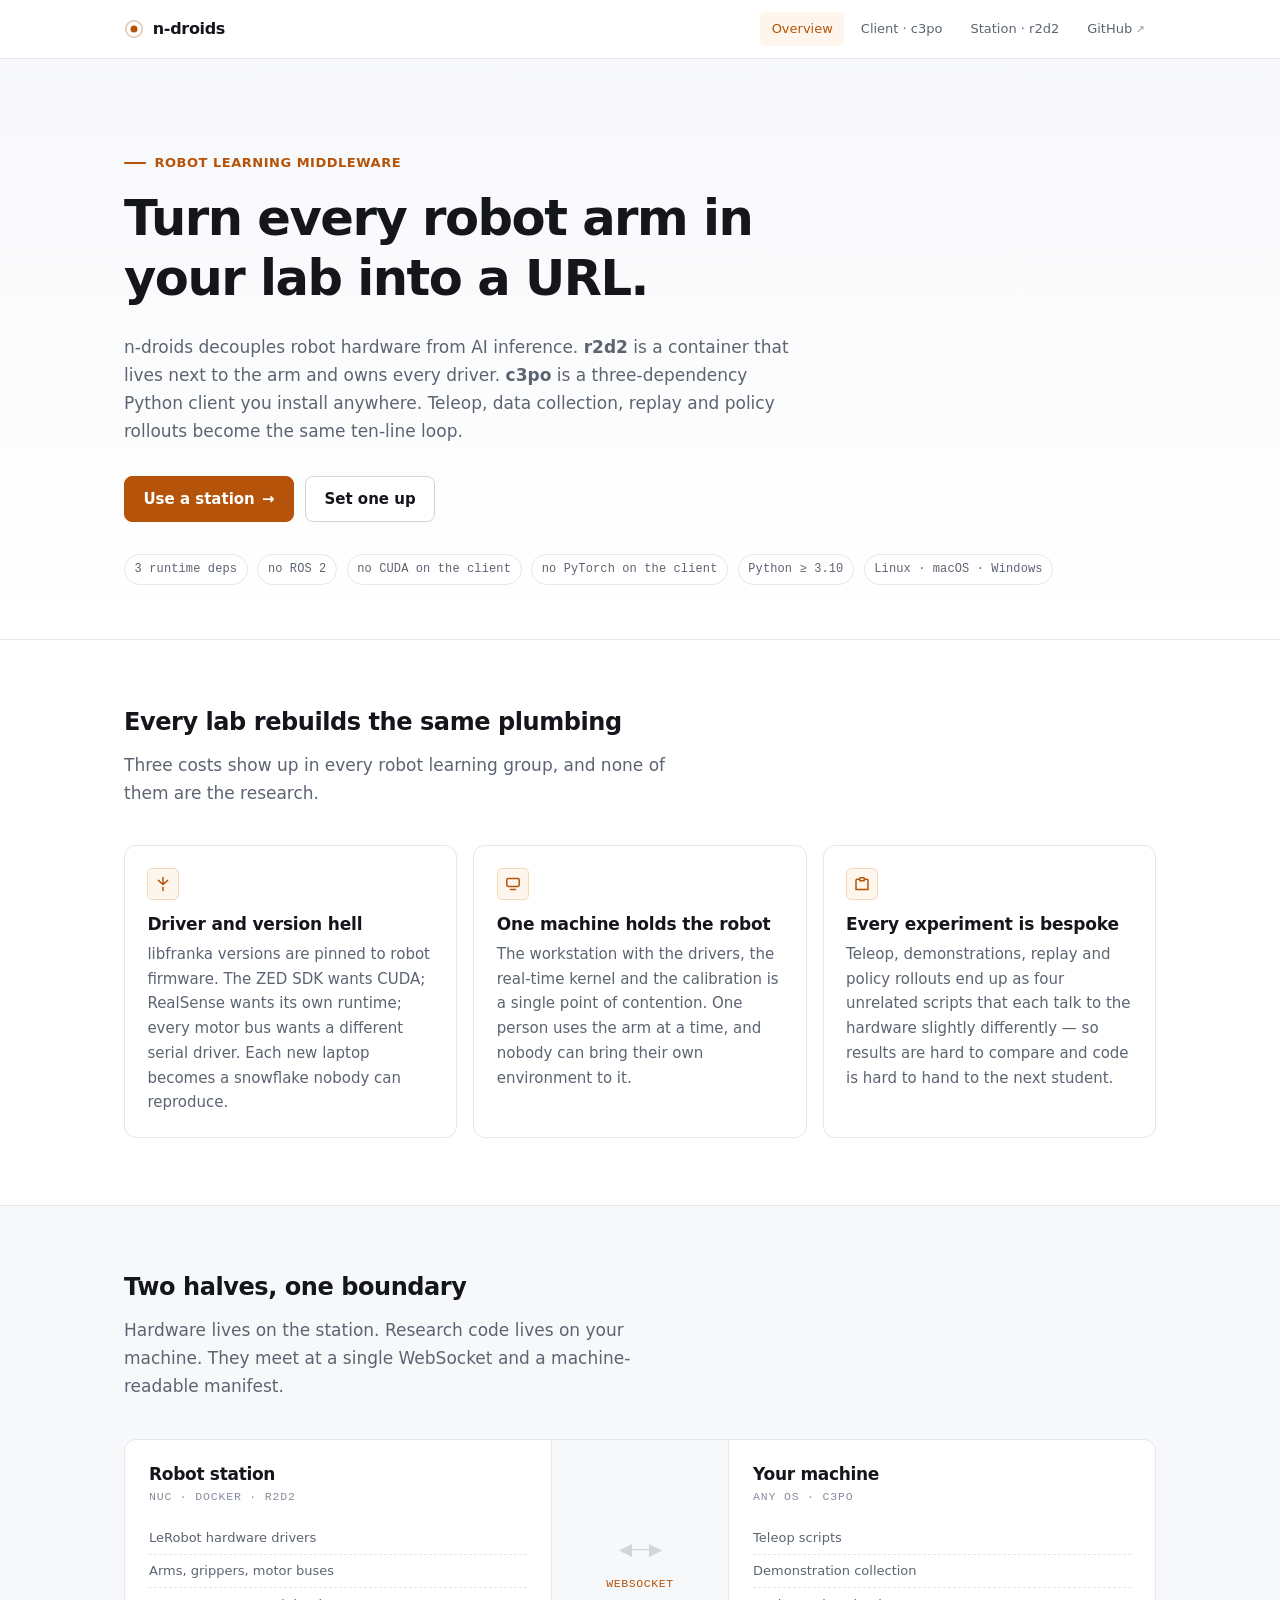
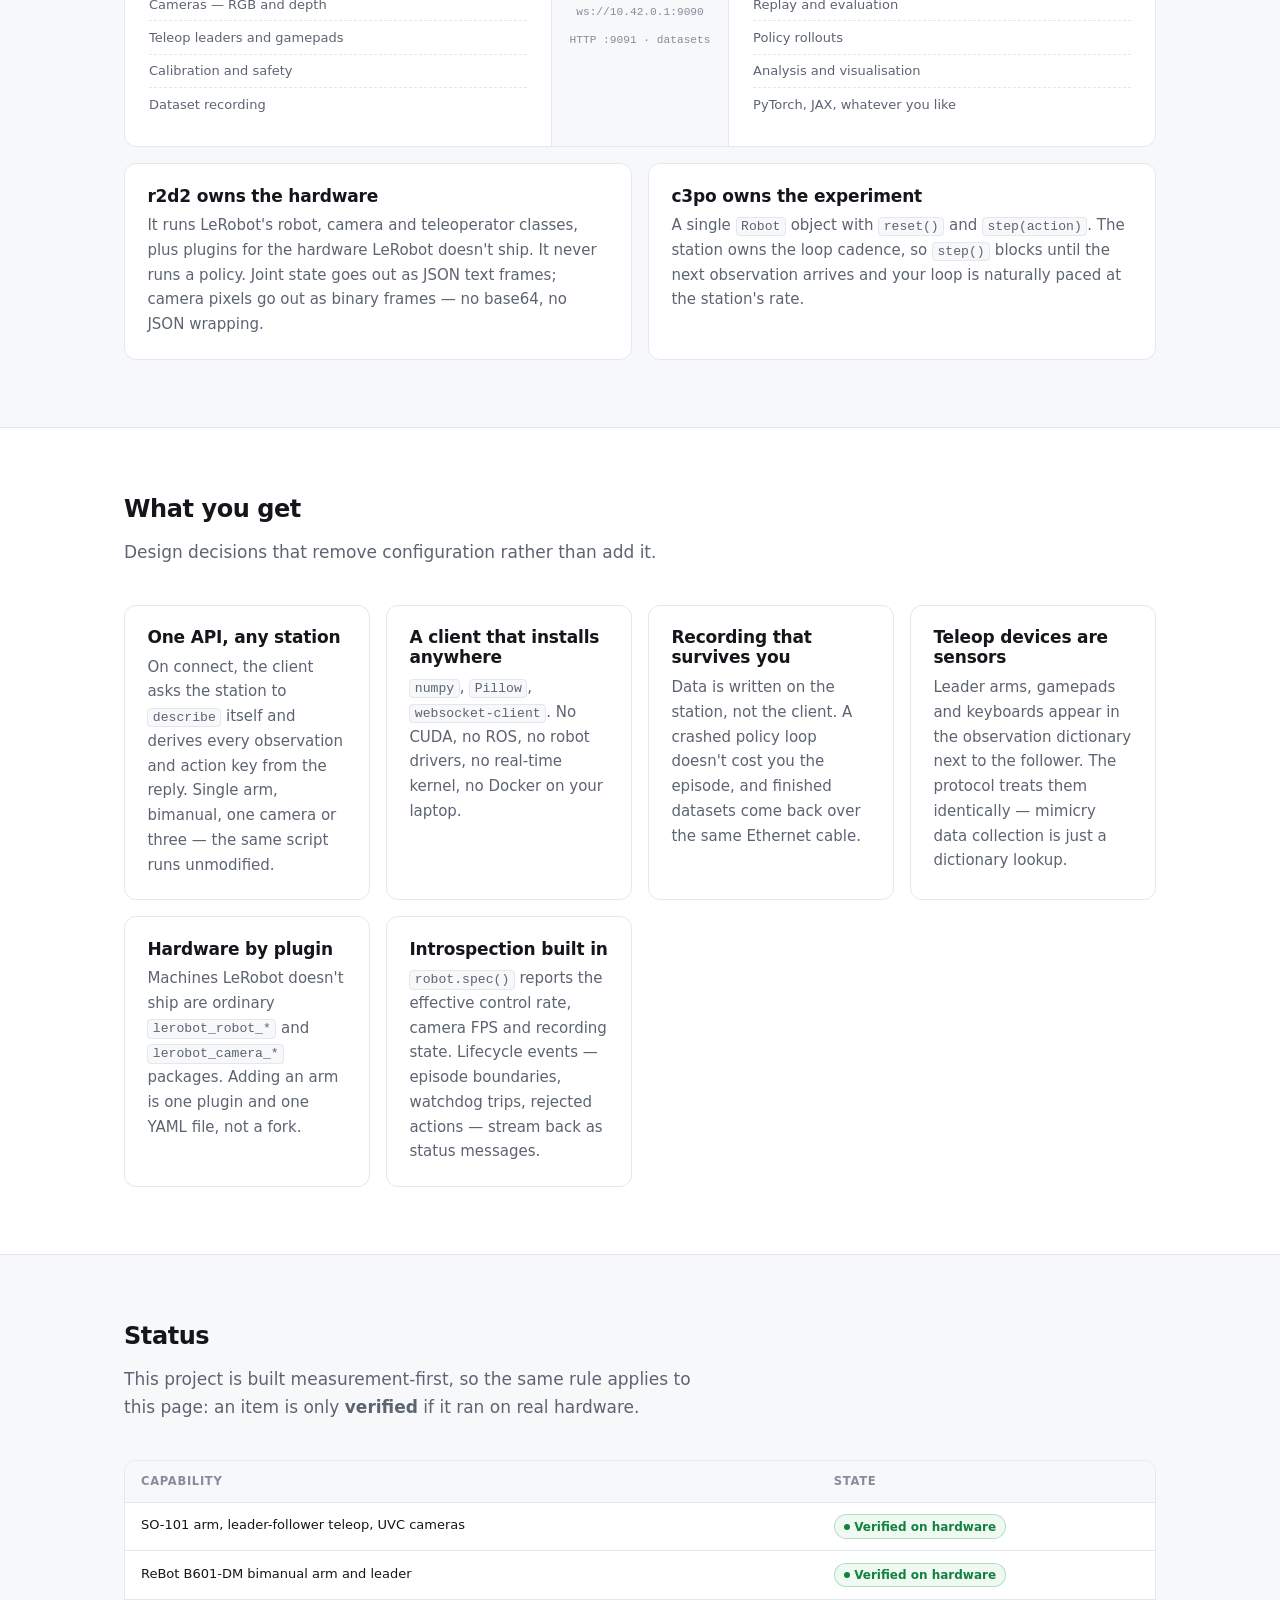
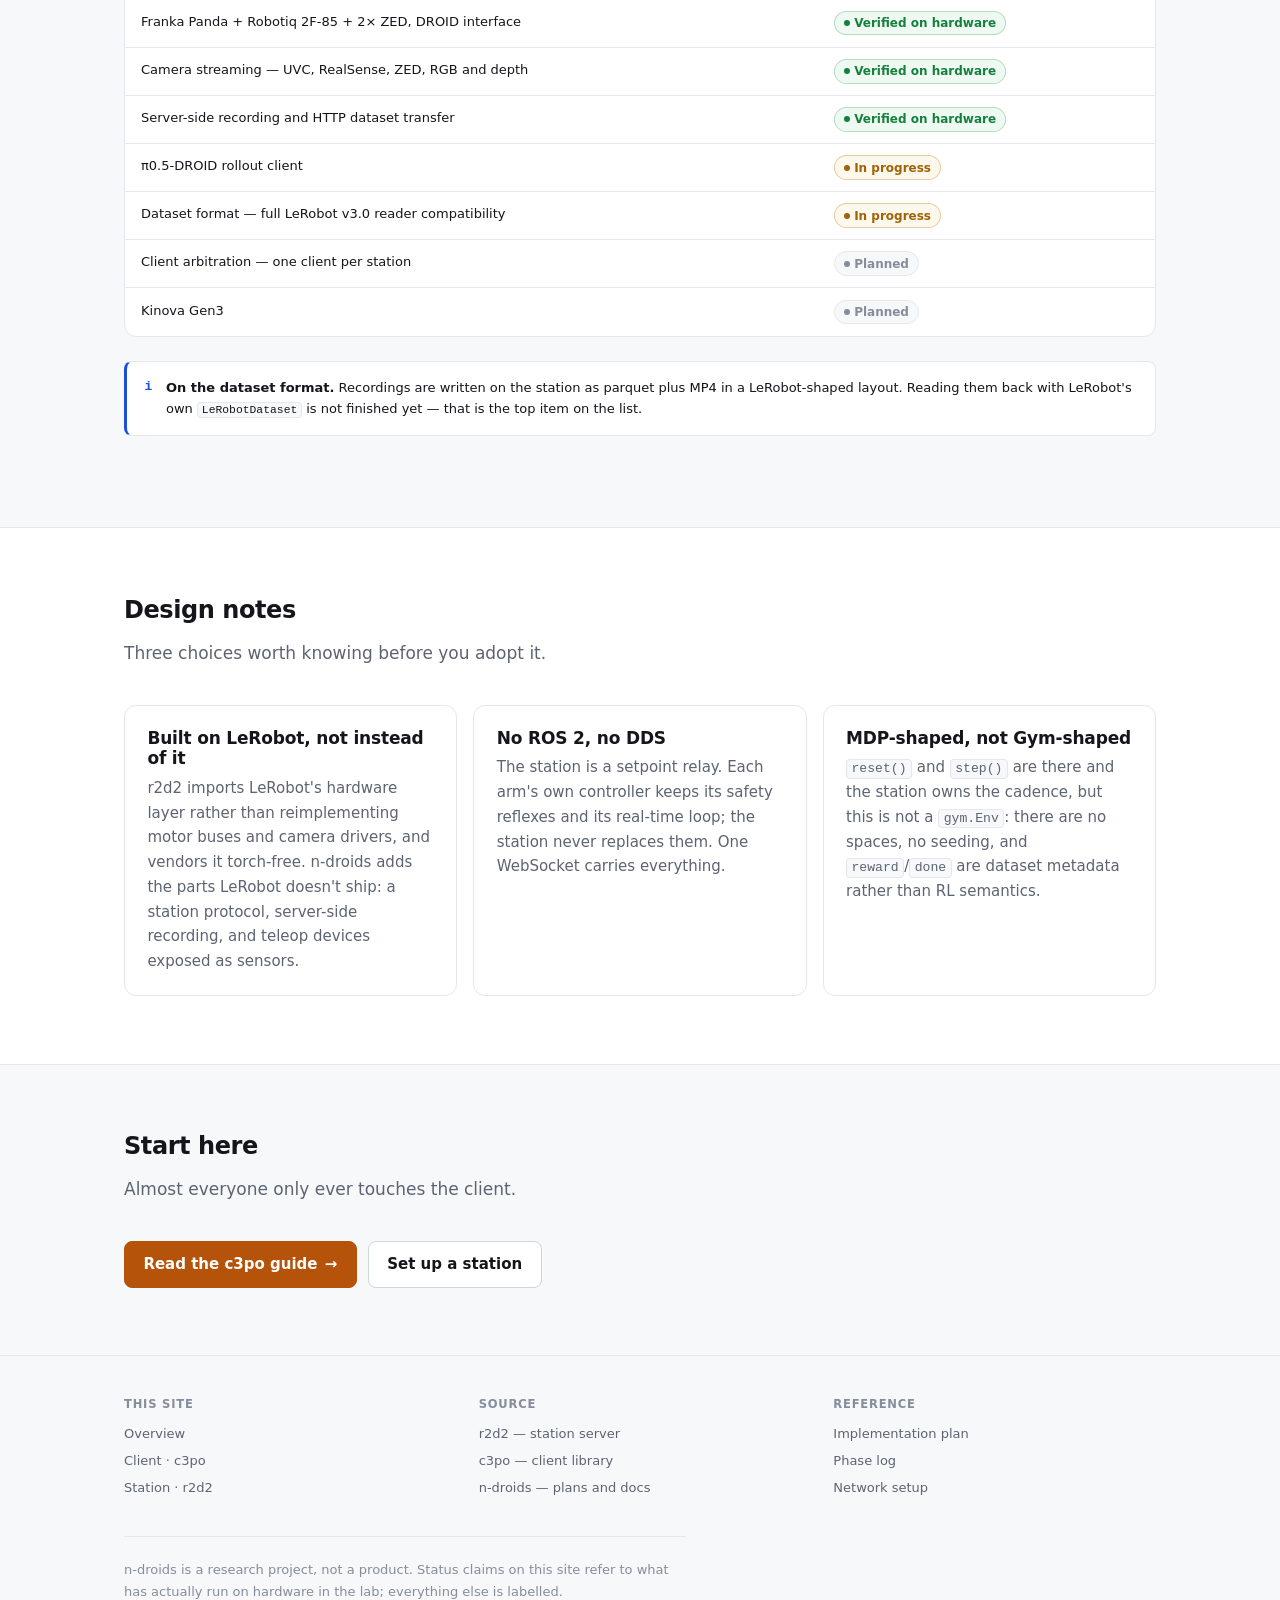
<file: index.html>
<!DOCTYPE html>
<html lang="en">
<head>
<meta charset="utf-8">
<meta name="viewport" content="width=device-width, initial-scale=1">
<title>n-droids — lightweight middleware for robot learning research</title>
<meta name="description" content="n-droids decouples robot hardware from AI inference: a station server that owns every driver, and a three-dependency Python client you install anywhere.">
<link rel="stylesheet" href="assets/style.css">
<link rel="icon" href="data:image/svg+xml,%3Csvg xmlns='http://www.w3.org/2000/svg' viewBox='0 0 20 20'%3E%3Ccircle cx='10' cy='10' r='3.5' fill='%23b45309'/%3E%3C/svg%3E">
</head>
<body>

<a class="skip-link" href="#main">Skip to content</a>

<header class="site-header">
  <div class="wrap">
    <a class="brand" href="index.html">
      <svg class="brand-mark" width="20" height="20" viewBox="0 0 20 20" fill="none" aria-hidden="true">
        <circle cx="10" cy="10" r="8.25" stroke="currentColor" stroke-width="1.5" opacity=".35"/>
        <circle cx="10" cy="10" r="3.5" fill="currentColor"/>
      </svg>
      n-droids
    </a>
    <button class="nav-toggle" type="button" aria-expanded="false" aria-controls="site-nav" aria-label="Toggle navigation">
      <svg width="18" height="18" viewBox="0 0 18 18" fill="none" aria-hidden="true">
        <path d="M2 4.5h14M2 9h14M2 13.5h14" stroke="currentColor" stroke-width="1.6" stroke-linecap="round"/>
      </svg>
    </button>
    <nav class="site-nav" id="site-nav" aria-label="Main">
      <a href="index.html" aria-current="page">Overview</a>
      <a href="c3po.html">Client · c3po</a>
      <a href="r2d2.html">Station · r2d2</a>
      <a class="nav-ext" href="https://github.com/kaolab-research/r2d2">GitHub</a>
    </nav>
  </div>
</header>

<main id="main">

<section class="hero">
  <div class="wrap">
    <p class="eyebrow">Robot learning middleware</p>
    <h1>Turn every robot arm in your lab into a URL.</h1>
    <p class="lead">
      n-droids decouples robot hardware from AI inference. <strong>r2d2</strong> is a container that
      lives next to the arm and owns every driver. <strong>c3po</strong> is a three-dependency Python
      client you install anywhere. Teleop, data collection, replay and policy rollouts become the
      same ten-line loop.
    </p>
    <div class="hero-actions">
      <a class="btn btn-primary" href="c3po.html">
        Use a station <span class="arrow" aria-hidden="true">→</span>
      </a>
      <a class="btn btn-secondary" href="r2d2.html">Set one up</a>
    </div>
    <ul class="facts">
      <li>3 runtime deps</li>
      <li>no ROS 2</li>
      <li>no CUDA on the client</li>
      <li>no PyTorch on the client</li>
      <li>Python ≥ 3.10</li>
      <li>Linux · macOS · Windows</li>
    </ul>
  </div>
</section>

<section class="section">
  <div class="wrap">
    <div class="section-head">
      <h2>Every lab rebuilds the same plumbing</h2>
      <p>Three costs show up in every robot learning group, and none of them are the research.</p>
    </div>
    <div class="grid">
      <div class="card">
        <div class="card-icon" aria-hidden="true">
          <svg width="16" height="16" viewBox="0 0 16 16" fill="none">
            <path d="M8 1.5v6M8 11.2v3.3M3.4 4.4l4.2 3.9M12.6 4.4L8.4 8.3" stroke="currentColor" stroke-width="1.5" stroke-linecap="round"/>
          </svg>
        </div>
        <h3>Driver and version hell</h3>
        <p>
          libfranka versions are pinned to robot firmware. The ZED SDK wants CUDA; RealSense wants
          its own runtime; every motor bus wants a different serial driver. Each new laptop becomes
          a snowflake nobody can reproduce.
        </p>
      </div>
      <div class="card">
        <div class="card-icon" aria-hidden="true">
          <svg width="16" height="16" viewBox="0 0 16 16" fill="none">
            <rect x="1.8" y="2.5" width="12.4" height="8" rx="1.4" stroke="currentColor" stroke-width="1.5"/>
            <path d="M5.5 13.5h5" stroke="currentColor" stroke-width="1.5" stroke-linecap="round"/>
          </svg>
        </div>
        <h3>One machine holds the robot</h3>
        <p>
          The workstation with the drivers, the real-time kernel and the calibration is a single
          point of contention. One person uses the arm at a time, and nobody can bring their own
          environment to it.
        </p>
      </div>
      <div class="card">
        <div class="card-icon" aria-hidden="true">
          <svg width="16" height="16" viewBox="0 0 16 16" fill="none">
            <path d="M5.6 3.2H3.4A1.4 1.4 0 0 0 2 4.6v8.8h12V4.6a1.4 1.4 0 0 0-1.4-1.4h-2.2" stroke="currentColor" stroke-width="1.5" stroke-linecap="round"/>
            <rect x="5.6" y="1.8" width="4.8" height="3" rx="0.9" stroke="currentColor" stroke-width="1.5"/>
          </svg>
        </div>
        <h3>Every experiment is bespoke</h3>
        <p>
          Teleop, demonstrations, replay and policy rollouts end up as four unrelated scripts that
          each talk to the hardware slightly differently — so results are hard to compare and code
          is hard to hand to the next student.
        </p>
      </div>
    </div>
  </div>
</section>

<section class="section section-sunk">
  <div class="wrap">
    <div class="section-head">
      <h2>Two halves, one boundary</h2>
      <p>
        Hardware lives on the station. Research code lives on your machine. They meet at a single
        WebSocket and a machine-readable manifest.
      </p>
    </div>

    <div class="arch">
      <div class="arch-side">
        <h3>Robot station</h3>
        <span class="arch-tag">NUC · Docker · r2d2</span>
        <ul>
          <li>LeRobot hardware drivers</li>
          <li>Arms, grippers, motor buses</li>
          <li>Cameras — RGB and depth</li>
          <li>Teleop leaders and gamepads</li>
          <li>Calibration and safety</li>
          <li>Dataset recording</li>
        </ul>
      </div>
      <div class="arch-mid">
        <span class="arch-arrows" aria-hidden="true">◀──▶</span>
        <span class="arch-wire">WebSocket</span>
        <span class="arch-port">ws://10.42.0.1:9090</span>
        <span class="arch-port">HTTP :9091 · datasets</span>
      </div>
      <div class="arch-side">
        <h3>Your machine</h3>
        <span class="arch-tag">any OS · c3po</span>
        <ul>
          <li>Teleop scripts</li>
          <li>Demonstration collection</li>
          <li>Replay and evaluation</li>
          <li>Policy rollouts</li>
          <li>Analysis and visualisation</li>
          <li>PyTorch, JAX, whatever you like</li>
        </ul>
      </div>
    </div>

    <div class="grid grid-2" style="margin-top:1rem">
      <div class="card">
        <h3>r2d2 owns the hardware</h3>
        <p>
          It runs LeRobot's robot, camera and teleoperator classes, plus plugins for the hardware
          LeRobot doesn't ship. It never runs a policy. Joint state goes out as JSON text frames;
          camera pixels go out as binary frames — no base64, no JSON wrapping.
        </p>
      </div>
      <div class="card">
        <h3>c3po owns the experiment</h3>
        <p>
          A single <code>Robot</code> object with <code>reset()</code> and <code>step(action)</code>.
          The station owns the loop cadence, so <code>step()</code> blocks until the next
          observation arrives and your loop is naturally paced at the station's rate.
        </p>
      </div>
    </div>
  </div>
</section>

<section class="section">
  <div class="wrap">
    <div class="section-head">
      <h2>What you get</h2>
      <p>Design decisions that remove configuration rather than add it.</p>
    </div>
    <div class="grid">
      <div class="card">
        <h3>One API, any station</h3>
        <p>
          On connect, the client asks the station to <code>describe</code> itself and derives every
          observation and action key from the reply. Single arm, bimanual, one camera or three — the
          same script runs unmodified.
        </p>
      </div>
      <div class="card">
        <h3>A client that installs anywhere</h3>
        <p>
          <code>numpy</code>, <code>Pillow</code>, <code>websocket-client</code>. No CUDA, no ROS,
          no robot drivers, no real-time kernel, no Docker on your laptop.
        </p>
      </div>
      <div class="card">
        <h3>Recording that survives you</h3>
        <p>
          Data is written on the station, not the client. A crashed policy loop doesn't cost you the
          episode, and finished datasets come back over the same Ethernet cable.
        </p>
      </div>
      <div class="card">
        <h3>Teleop devices are sensors</h3>
        <p>
          Leader arms, gamepads and keyboards appear in the observation dictionary next to the
          follower. The protocol treats them identically — mimicry data collection is just a
          dictionary lookup.
        </p>
      </div>
      <div class="card">
        <h3>Hardware by plugin</h3>
        <p>
          Machines LeRobot doesn't ship are ordinary <code>lerobot_robot_*</code> and
          <code>lerobot_camera_*</code> packages. Adding an arm is one plugin and one YAML file, not
          a fork.
        </p>
      </div>
      <div class="card">
        <h3>Introspection built in</h3>
        <p>
          <code>robot.spec()</code> reports the effective control rate, camera FPS and recording
          state. Lifecycle events — episode boundaries, watchdog trips, rejected actions — stream
          back as status messages.
        </p>
      </div>
    </div>
  </div>
</section>

<section class="section section-sunk">
  <div class="wrap">
    <div class="section-head">
      <h2>Status</h2>
      <p>
        This project is built measurement-first, so the same rule applies to this page: an item is
        only <strong>verified</strong> if it ran on real hardware.
      </p>
    </div>

    <div class="table-scroll">
      <table>
        <thead>
          <tr>
            <th scope="col">Capability</th>
            <th scope="col">State</th>
          </tr>
        </thead>
        <tbody>
          <tr>
            <td>SO-101 arm, leader-follower teleop, UVC cameras</td>
            <td><span class="badge badge-ok">Verified on hardware</span></td>
          </tr>
          <tr>
            <td>ReBot B601-DM bimanual arm and leader</td>
            <td><span class="badge badge-ok">Verified on hardware</span></td>
          </tr>
          <tr>
            <td>Franka Panda + Robotiq 2F-85 + 2× ZED, DROID interface</td>
            <td><span class="badge badge-ok">Verified on hardware</span></td>
          </tr>
          <tr>
            <td>Camera streaming — UVC, RealSense, ZED, RGB and depth</td>
            <td><span class="badge badge-ok">Verified on hardware</span></td>
          </tr>
          <tr>
            <td>Server-side recording and HTTP dataset transfer</td>
            <td><span class="badge badge-ok">Verified on hardware</span></td>
          </tr>
          <tr>
            <td>π0.5-DROID rollout client</td>
            <td><span class="badge badge-progress">In progress</span></td>
          </tr>
          <tr>
            <td>Dataset format — full LeRobot v3.0 reader compatibility</td>
            <td><span class="badge badge-progress">In progress</span></td>
          </tr>
          <tr>
            <td>Client arbitration — one client per station</td>
            <td><span class="badge badge-planned">Planned</span></td>
          </tr>
          <tr>
            <td>Kinova Gen3</td>
            <td><span class="badge badge-planned">Planned</span></td>
          </tr>
        </tbody>
      </table>
    </div>

    <div class="callout callout-note">
      <span class="callout-icon" aria-hidden="true">i</span>
      <div>
        <p>
          <strong>On the dataset format.</strong> Recordings are written on the station as parquet
          plus MP4 in a LeRobot-shaped layout. Reading them back with LeRobot's own
          <code>LeRobotDataset</code> is not finished yet — that is the top item on the list.
        </p>
      </div>
    </div>
  </div>
</section>

<section class="section">
  <div class="wrap">
    <div class="section-head">
      <h2>Design notes</h2>
      <p>Three choices worth knowing before you adopt it.</p>
    </div>
    <div class="grid">
      <div class="card">
        <h3>Built on LeRobot, not instead of it</h3>
        <p>
          r2d2 imports LeRobot's hardware layer rather than reimplementing motor buses and camera
          drivers, and vendors it torch-free. n-droids adds the parts LeRobot doesn't ship: a
          station protocol, server-side recording, and teleop devices exposed as sensors.
        </p>
      </div>
      <div class="card">
        <h3>No ROS 2, no DDS</h3>
        <p>
          The station is a setpoint relay. Each arm's own controller keeps its safety reflexes and
          its real-time loop; the station never replaces them. One WebSocket carries everything.
        </p>
      </div>
      <div class="card">
        <h3>MDP-shaped, not Gym-shaped</h3>
        <p>
          <code>reset()</code> and <code>step()</code> are there and the station owns the cadence,
          but this is not a <code>gym.Env</code>: there are no spaces, no seeding, and
          <code>reward</code>/<code>done</code> are dataset metadata rather than RL semantics.
        </p>
      </div>
    </div>
  </div>
</section>

<section class="section section-sunk">
  <div class="wrap">
    <div class="section-head">
      <h2>Start here</h2>
      <p>Almost everyone only ever touches the client.</p>
    </div>
    <div class="hero-actions" style="margin-bottom:0">
      <a class="btn btn-primary" href="c3po.html">
        Read the c3po guide <span class="arrow" aria-hidden="true">→</span>
      </a>
      <a class="btn btn-secondary" href="r2d2.html">Set up a station</a>
    </div>
  </div>
</section>

</main>

<footer class="site-footer">
  <div class="wrap">
    <div class="footer-grid">
      <div>
        <h2>This site</h2>
        <ul>
          <li><a href="index.html">Overview</a></li>
          <li><a href="c3po.html">Client · c3po</a></li>
          <li><a href="r2d2.html">Station · r2d2</a></li>
        </ul>
      </div>
      <div>
        <h2>Source</h2>
        <ul>
          <li><a href="https://github.com/kaolab-research/r2d2">r2d2 — station server</a></li>
          <li><a href="https://github.com/kaolab-research/c3po">c3po — client library</a></li>
          <li><a href="https://github.com/kaolab-research/n-droids">n-droids — plans and docs</a></li>
        </ul>
      </div>
      <div>
        <h2>Reference</h2>
        <ul>
          <li><a href="https://github.com/kaolab-research/n-droids/blob/main/plan.md">Implementation plan</a></li>
          <li><a href="https://github.com/kaolab-research/n-droids/blob/main/plan/phase_26.md">Phase log</a></li>
          <li><a href="https://github.com/kaolab-research/n-droids/blob/main/network_setup.md">Network setup</a></li>
        </ul>
      </div>
    </div>
    <div class="footer-note">
      <p>
        n-droids is a research project, not a product. Status claims on this site refer to what has
        actually run on hardware in the lab; everything else is labelled.
      </p>
    </div>
  </div>
</footer>

<script src="assets/site.js" defer></script>
</body>
</html>
</file>
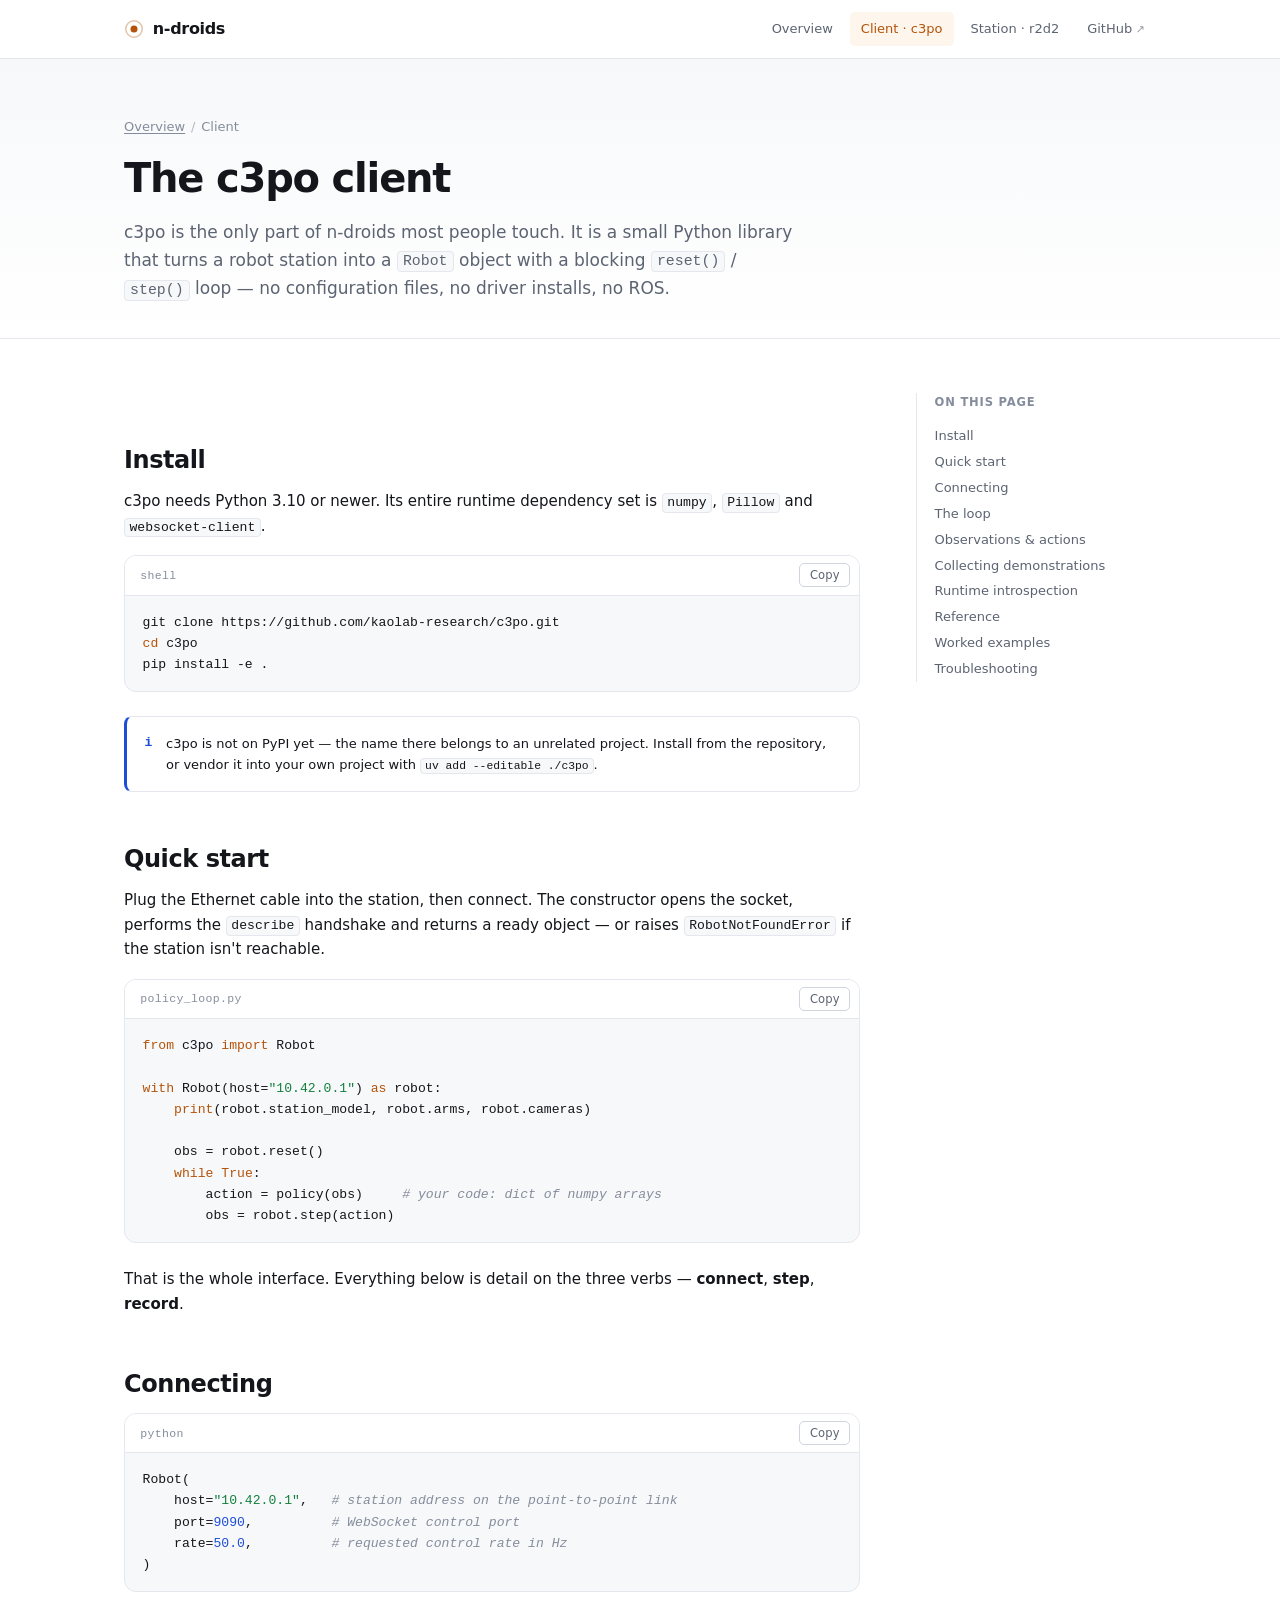
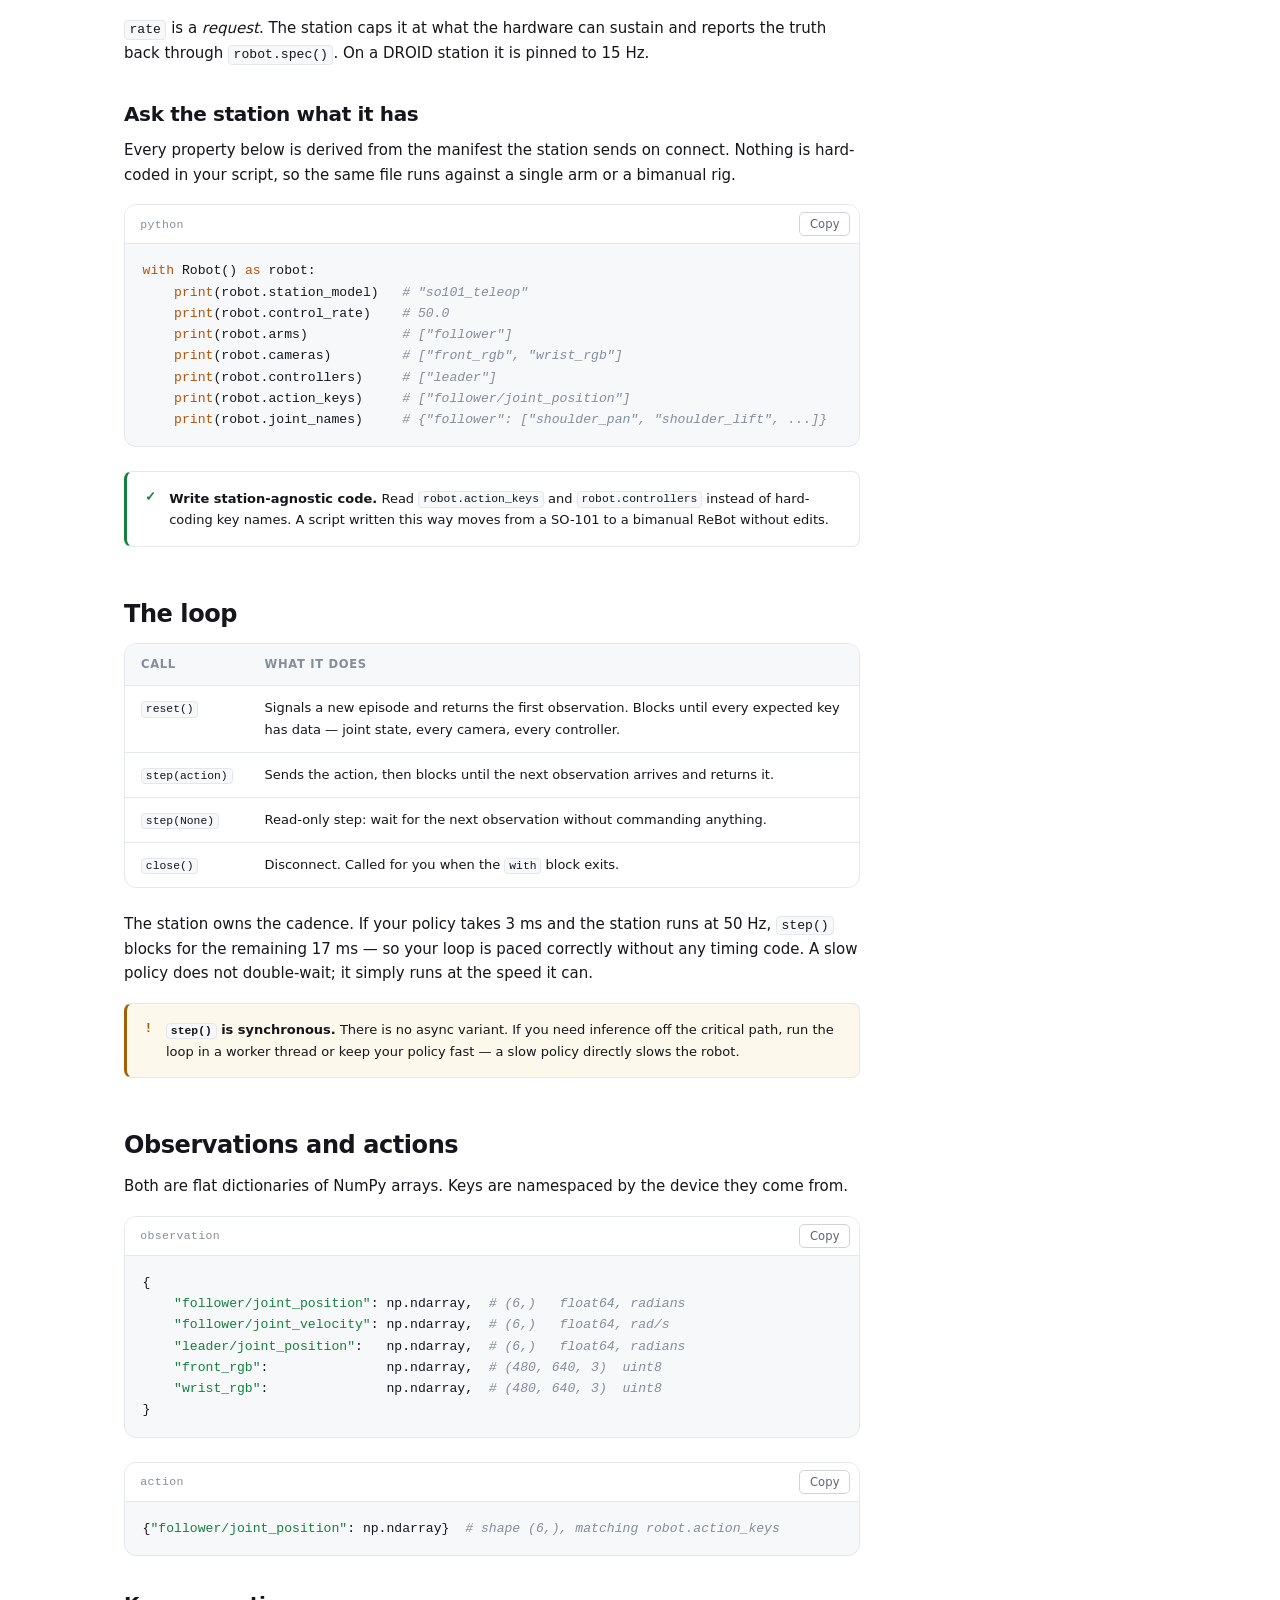
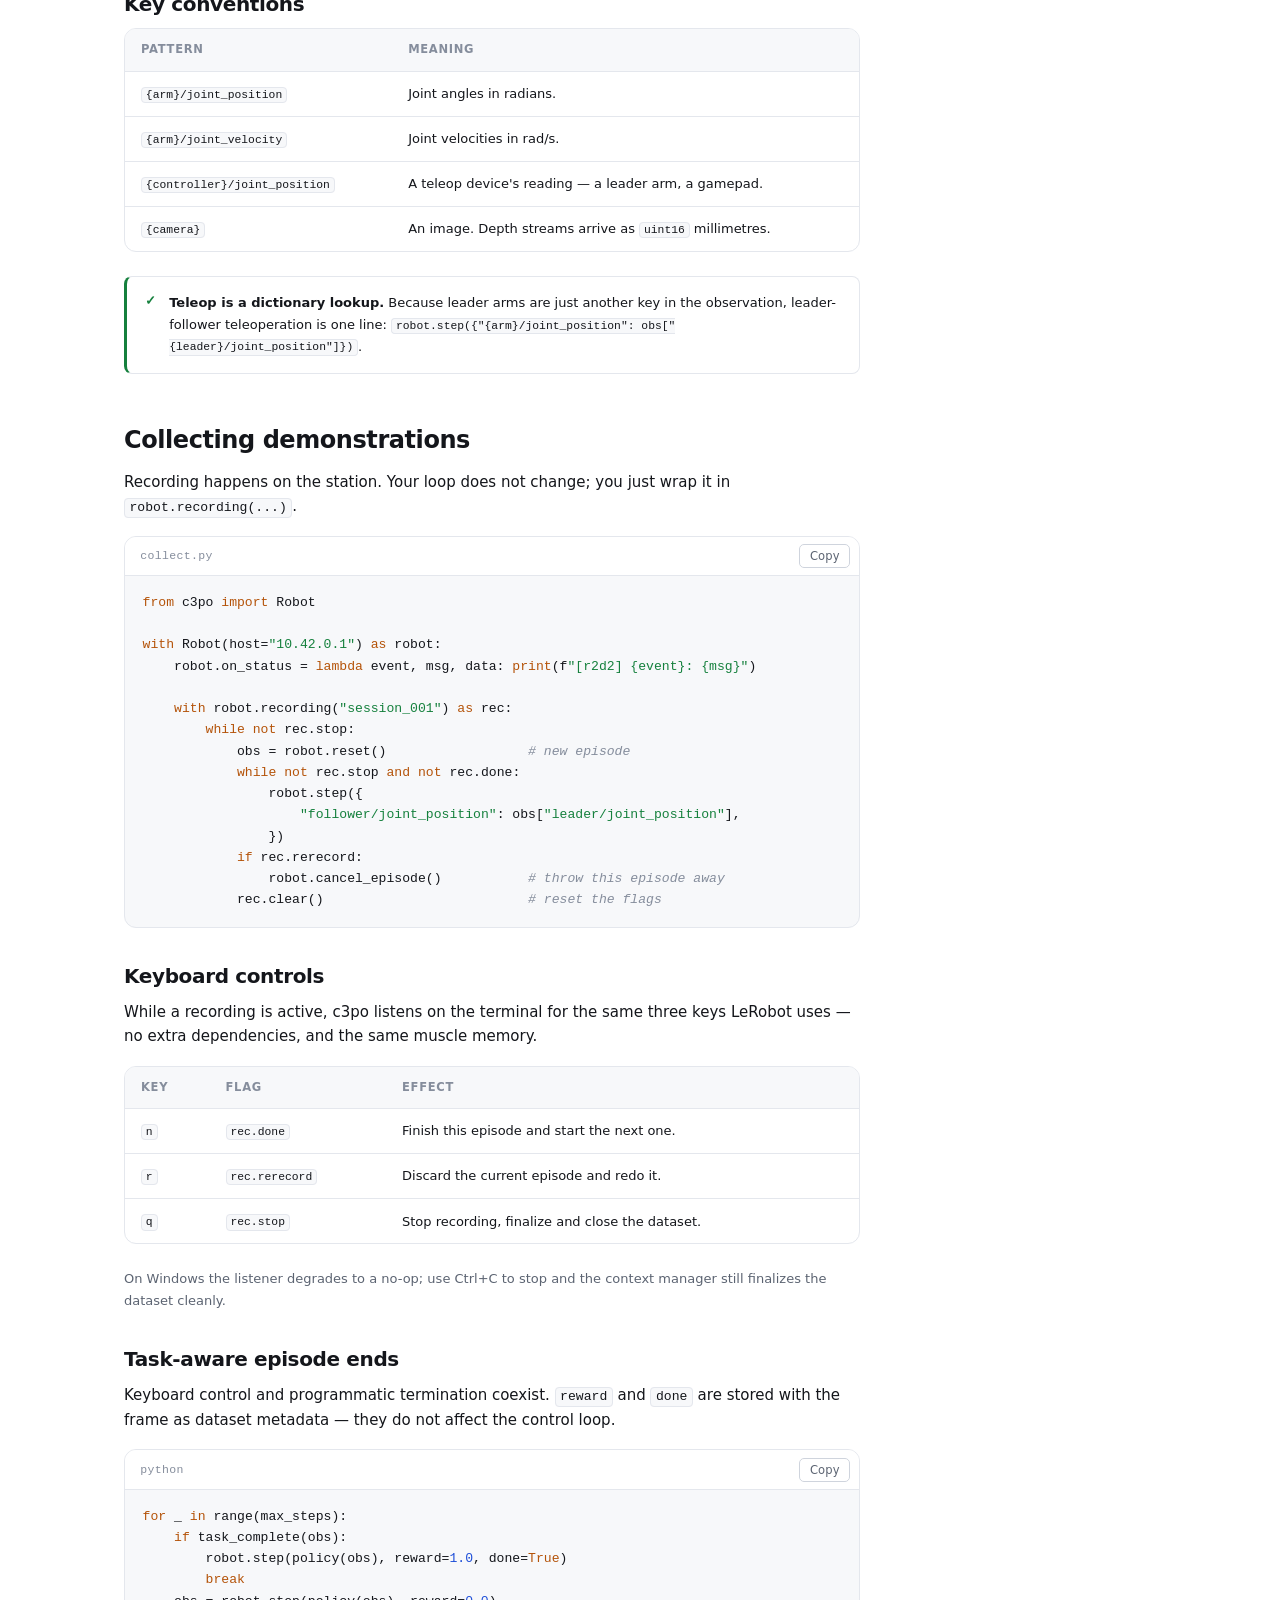
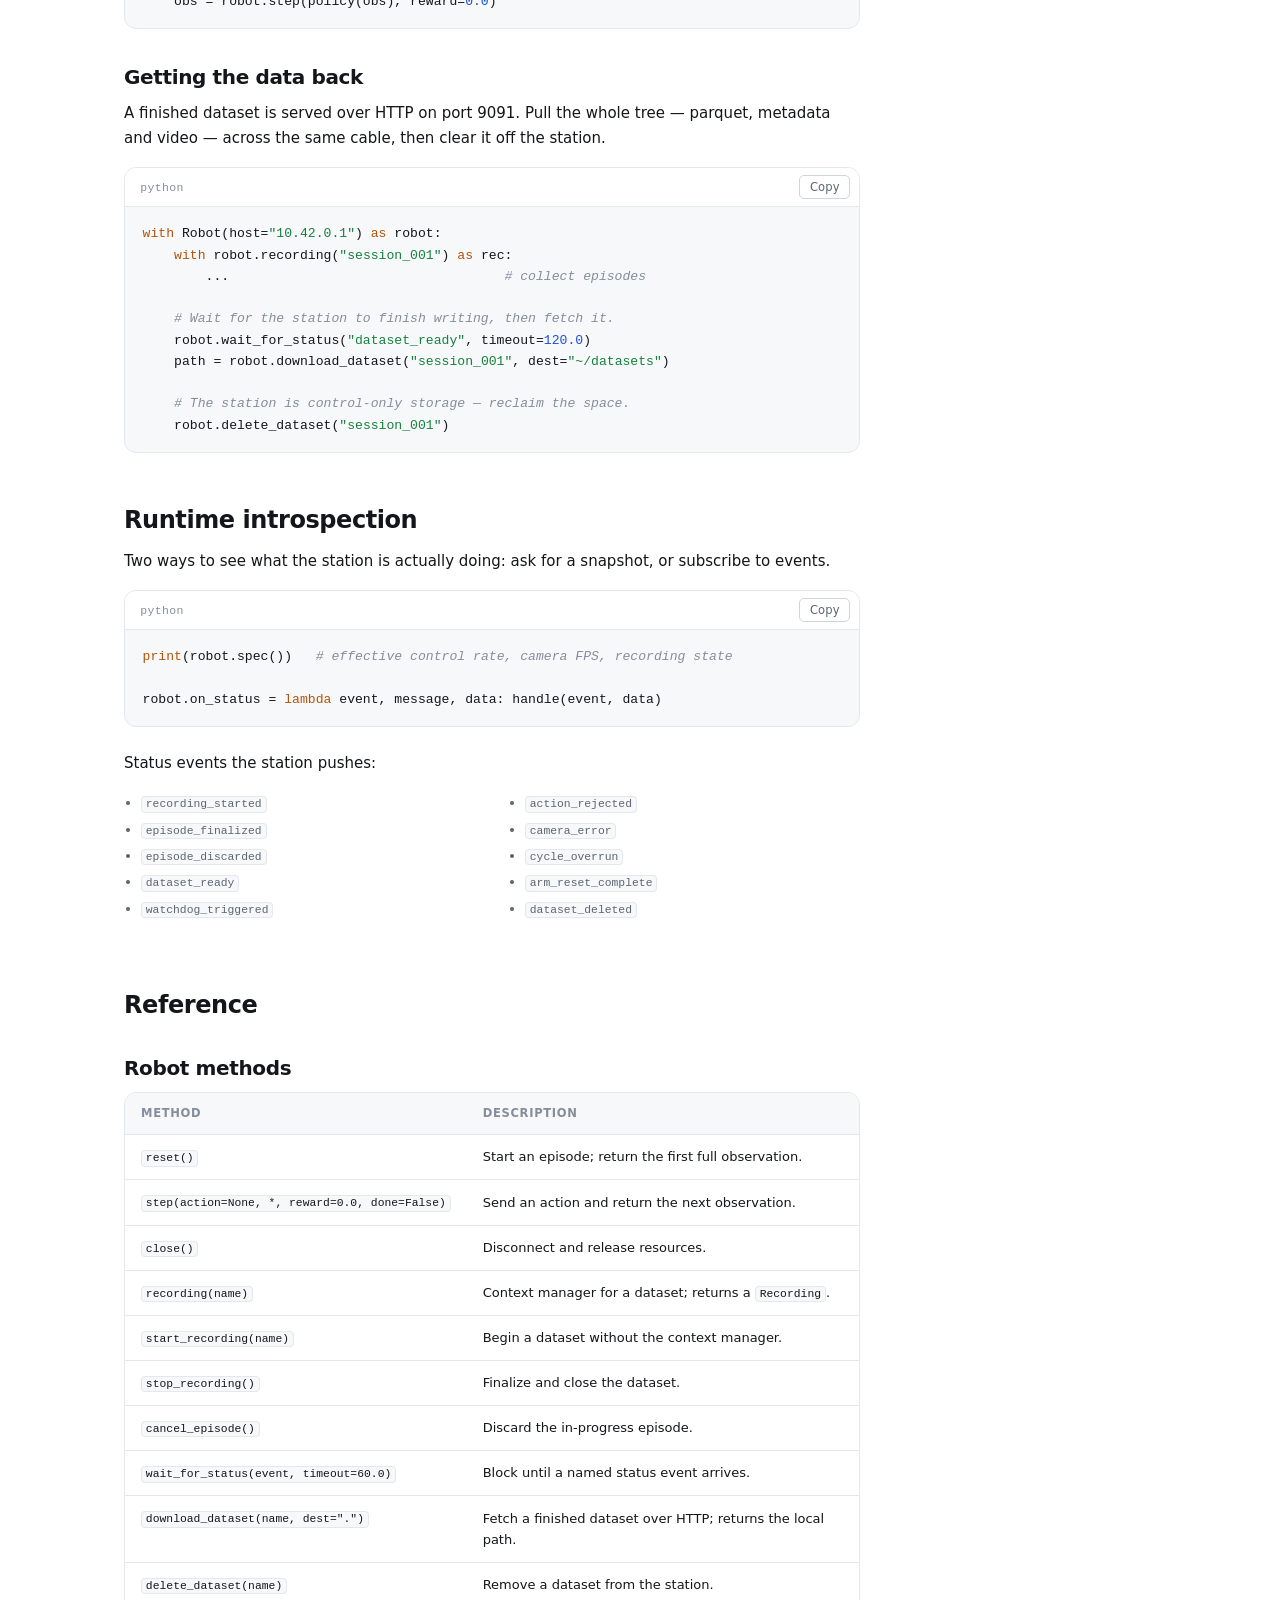
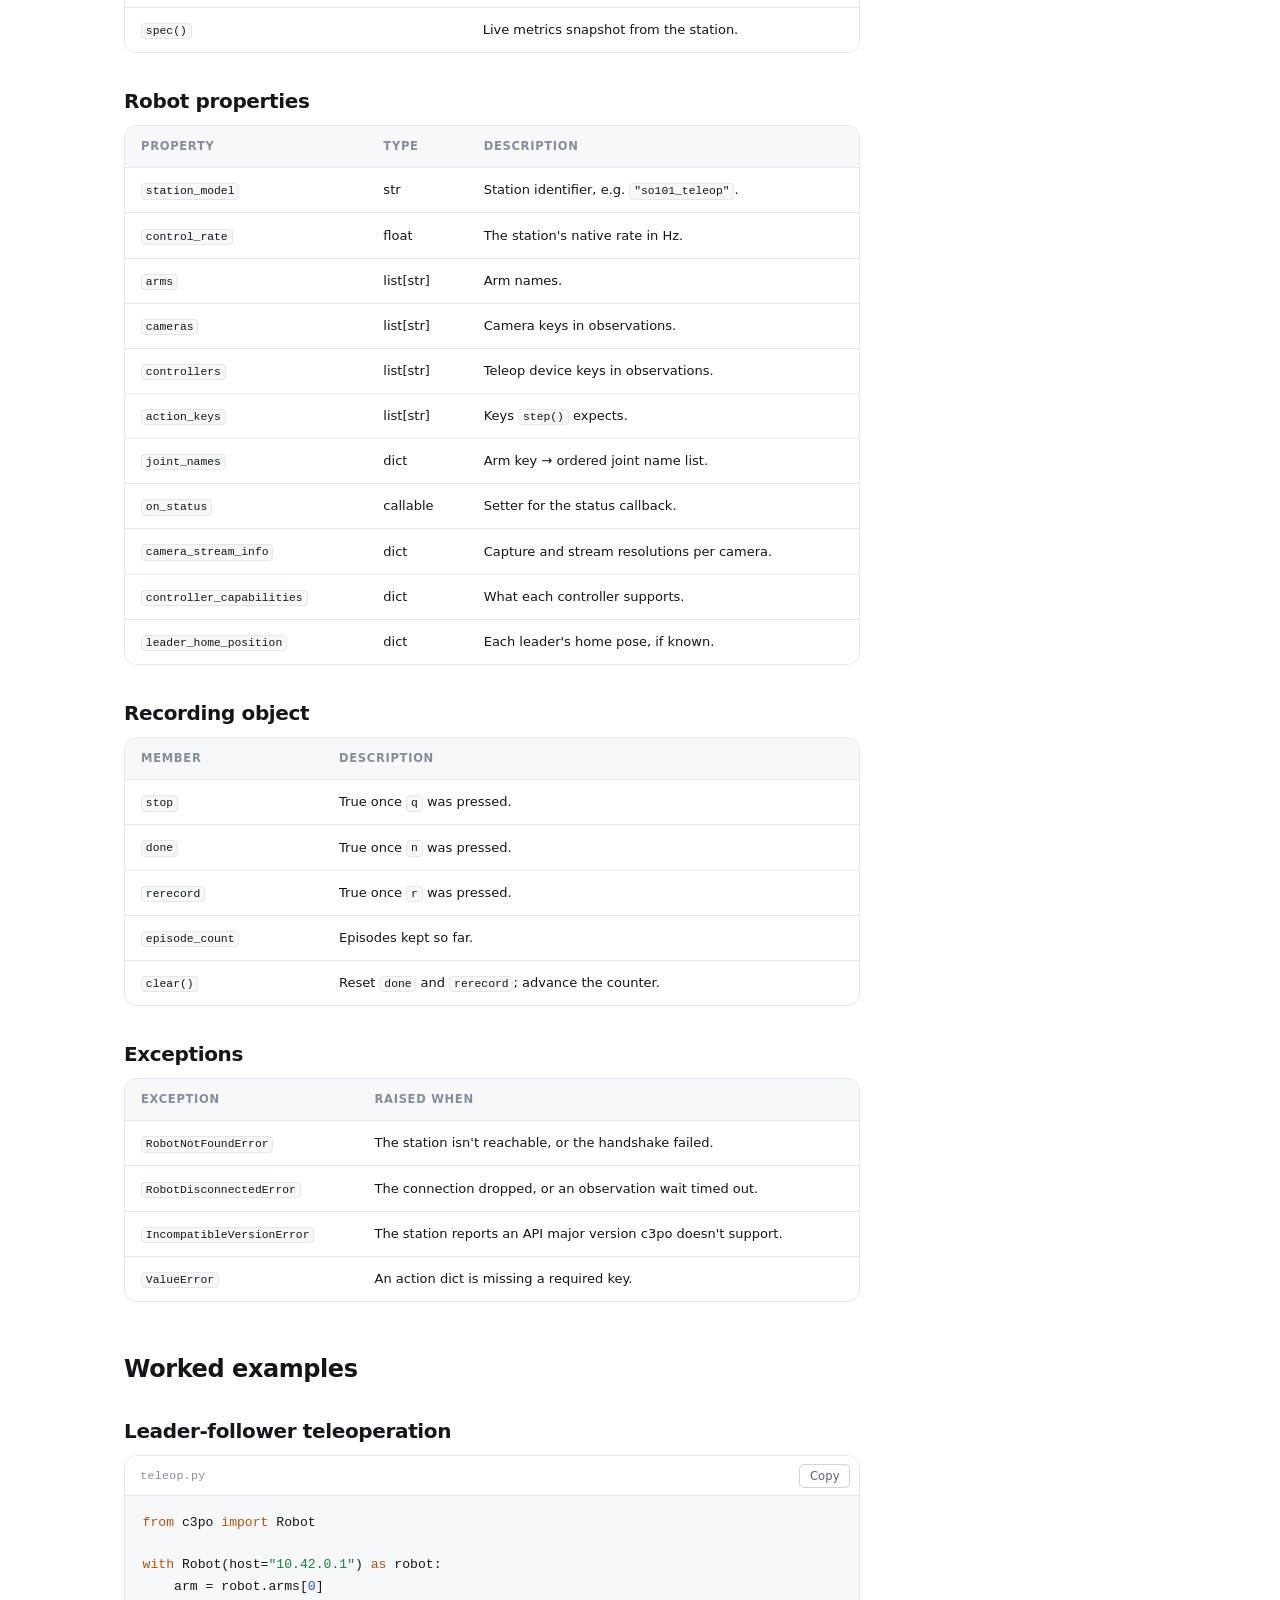
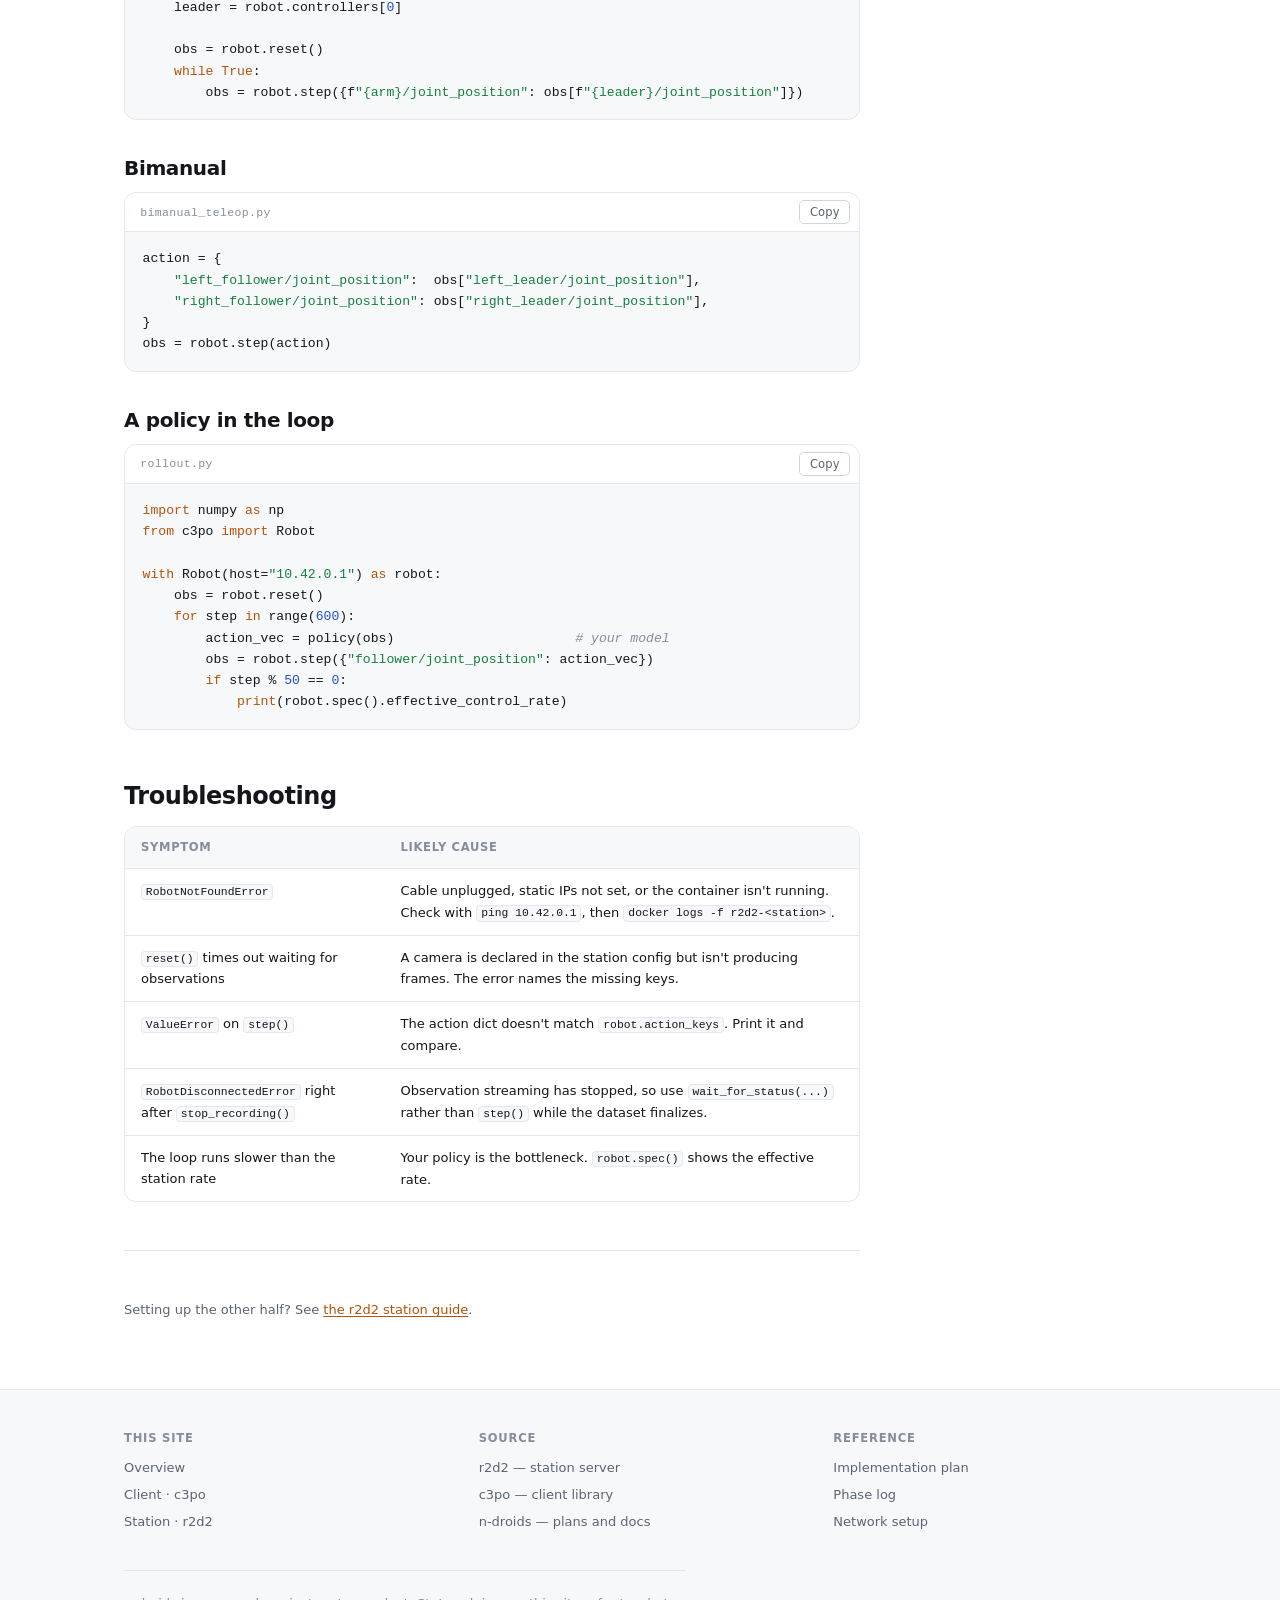
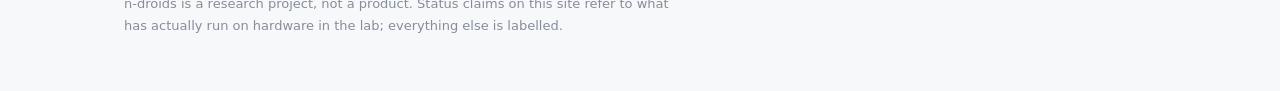
<file: c3po.html>
<!DOCTYPE html>
<html lang="en">
<head>
<meta charset="utf-8">
<meta name="viewport" content="width=device-width, initial-scale=1">
<title>c3po — the client library · n-droids</title>
<meta name="description" content="Install and use c3po: connect to a robot station, run reset/step loops, collect demonstrations, and download datasets.">
<link rel="stylesheet" href="assets/style.css">
<link rel="icon" href="data:image/svg+xml,%3Csvg xmlns='http://www.w3.org/2000/svg' viewBox='0 0 20 20'%3E%3Ccircle cx='10' cy='10' r='3.5' fill='%23b45309'/%3E%3C/svg%3E">
</head>
<body>

<a class="skip-link" href="#main">Skip to content</a>

<header class="site-header">
  <div class="wrap">
    <a class="brand" href="index.html">
      <svg class="brand-mark" width="20" height="20" viewBox="0 0 20 20" fill="none" aria-hidden="true">
        <circle cx="10" cy="10" r="8.25" stroke="currentColor" stroke-width="1.5" opacity=".35"/>
        <circle cx="10" cy="10" r="3.5" fill="currentColor"/>
      </svg>
      n-droids
    </a>
    <button class="nav-toggle" type="button" aria-expanded="false" aria-controls="site-nav" aria-label="Toggle navigation">
      <svg width="18" height="18" viewBox="0 0 18 18" fill="none" aria-hidden="true">
        <path d="M2 4.5h14M2 9h14M2 13.5h14" stroke="currentColor" stroke-width="1.6" stroke-linecap="round"/>
      </svg>
    </button>
    <nav class="site-nav" id="site-nav" aria-label="Main">
      <a href="index.html">Overview</a>
      <a href="c3po.html" aria-current="page">Client · c3po</a>
      <a href="r2d2.html">Station · r2d2</a>
      <a class="nav-ext" href="https://github.com/kaolab-research/r2d2">GitHub</a>
    </nav>
  </div>
</header>

<main id="main">

<section class="page-head">
  <div class="wrap">
    <p class="crumbs"><a href="index.html">Overview</a><span>/</span>Client</p>
    <h1>The c3po client</h1>
    <p class="lead">
      c3po is the only part of n-droids most people touch. It is a small Python library that turns a
      robot station into a <code>Robot</code> object with a blocking <code>reset()</code> /
      <code>step()</code> loop — no configuration files, no driver installs, no ROS.
    </p>
  </div>
</section>

<div class="wrap">
<div class="doc">

<article>

  <!-- ================================================================ -->
  <section class="anchor" id="install">
    <h2>Install</h2>
    <p>
      c3po needs Python 3.10 or newer. Its entire runtime dependency set is
      <code>numpy</code>, <code>Pillow</code> and <code>websocket-client</code>.
    </p>

    <div class="code-block">
      <div class="code-label"><span>shell</span></div>
      <pre><code class="lang-bash">git clone https://github.com/kaolab-research/c3po.git
cd c3po
pip install -e .</code></pre>
    </div>

    <div class="callout callout-note">
      <span class="callout-icon" aria-hidden="true">i</span>
      <div>
        <p>
          c3po is not on PyPI yet — the name there belongs to an unrelated project. Install from the
          repository, or vendor it into your own project with
          <code>uv add --editable ./c3po</code>.
        </p>
      </div>
    </div>
  </section>

  <!-- ================================================================ -->
  <section class="anchor" id="quickstart">
    <h2>Quick start</h2>
    <p>
      Plug the Ethernet cable into the station, then connect. The constructor opens the socket,
      performs the <code>describe</code> handshake and returns a ready object — or raises
      <code>RobotNotFoundError</code> if the station isn't reachable.
    </p>

    <div class="code-block">
      <div class="code-label"><span>policy_loop.py</span></div>
      <pre><code class="lang-python">from c3po import Robot

with Robot(host="10.42.0.1") as robot:
    print(robot.station_model, robot.arms, robot.cameras)

    obs = robot.reset()
    while True:
        action = policy(obs)     # your code: dict of numpy arrays
        obs = robot.step(action)</code></pre>
    </div>

    <p>
      That is the whole interface. Everything below is detail on the three verbs —
      <strong>connect</strong>, <strong>step</strong>, <strong>record</strong>.
    </p>
  </section>

  <!-- ================================================================ -->
  <section class="anchor" id="connect">
    <h2>Connecting</h2>

    <div class="code-block">
      <div class="code-label"><span>python</span></div>
      <pre><code class="lang-python">Robot(
    host="10.42.0.1",   # station address on the point-to-point link
    port=9090,          # WebSocket control port
    rate=50.0,          # requested control rate in Hz
)</code></pre>
    </div>

    <p>
      <code>rate</code> is a <em>request</em>. The station caps it at what the hardware can sustain
      and reports the truth back through <code>robot.spec()</code>. On a DROID station it is pinned
      to 15 Hz.
    </p>

    <h3>Ask the station what it has</h3>
    <p>
      Every property below is derived from the manifest the station sends on connect. Nothing is
      hard-coded in your script, so the same file runs against a single arm or a bimanual rig.
    </p>

    <div class="code-block">
      <div class="code-label"><span>python</span></div>
      <pre><code class="lang-python">with Robot() as robot:
    print(robot.station_model)   # "so101_teleop"
    print(robot.control_rate)    # 50.0
    print(robot.arms)            # ["follower"]
    print(robot.cameras)         # ["front_rgb", "wrist_rgb"]
    print(robot.controllers)     # ["leader"]
    print(robot.action_keys)     # ["follower/joint_position"]
    print(robot.joint_names)     # {"follower": ["shoulder_pan", "shoulder_lift", ...]}</code></pre>
    </div>

    <div class="callout callout-tip">
      <span class="callout-icon" aria-hidden="true">✓</span>
      <div>
        <p>
          <strong>Write station-agnostic code.</strong> Read <code>robot.action_keys</code> and
          <code>robot.controllers</code> instead of hard-coding key names. A script written this way
          moves from a SO-101 to a bimanual ReBot without edits.
        </p>
      </div>
    </div>
  </section>

  <!-- ================================================================ -->
  <section class="anchor" id="loop">
    <h2>The loop</h2>

    <div class="table-scroll">
      <table>
        <thead>
          <tr>
            <th scope="col">Call</th>
            <th scope="col">What it does</th>
          </tr>
        </thead>
        <tbody>
          <tr>
            <td><code>reset()</code></td>
            <td>
              Signals a new episode and returns the first observation. Blocks until every expected
              key has data — joint state, every camera, every controller.
            </td>
          </tr>
          <tr>
            <td><code>step(action)</code></td>
            <td>
              Sends the action, then blocks until the next observation arrives and returns it.
            </td>
          </tr>
          <tr>
            <td><code>step(None)</code></td>
            <td>Read-only step: wait for the next observation without commanding anything.</td>
          </tr>
          <tr>
            <td><code>close()</code></td>
            <td>Disconnect. Called for you when the <code>with</code> block exits.</td>
          </tr>
        </tbody>
      </table>
    </div>

    <p>
      The station owns the cadence. If your policy takes 3 ms and the station runs at 50 Hz,
      <code>step()</code> blocks for the remaining 17 ms — so your loop is paced correctly without
      any timing code. A slow policy does not double-wait; it simply runs at the speed it can.
    </p>

    <div class="callout callout-warn">
      <span class="callout-icon" aria-hidden="true">!</span>
      <div>
        <p>
          <strong><code>step()</code> is synchronous.</strong> There is no async variant. If you need
          inference off the critical path, run the loop in a worker thread or keep your policy fast —
          a slow policy directly slows the robot.
        </p>
      </div>
    </div>
  </section>

  <!-- ================================================================ -->
  <section class="anchor" id="data">
    <h2>Observations and actions</h2>
    <p>
      Both are flat dictionaries of NumPy arrays. Keys are namespaced by the device they come from.
    </p>

    <div class="code-block">
      <div class="code-label"><span>observation</span></div>
      <pre><code class="lang-python">{
    "follower/joint_position": np.ndarray,  # (6,)   float64, radians
    "follower/joint_velocity": np.ndarray,  # (6,)   float64, rad/s
    "leader/joint_position":   np.ndarray,  # (6,)   float64, radians
    "front_rgb":               np.ndarray,  # (480, 640, 3)  uint8
    "wrist_rgb":               np.ndarray,  # (480, 640, 3)  uint8
}</code></pre>
    </div>

    <div class="code-block">
      <div class="code-label"><span>action</span></div>
      <pre><code class="lang-python">{"follower/joint_position": np.ndarray}  # shape (6,), matching robot.action_keys</code></pre>
    </div>

    <h3>Key conventions</h3>
    <div class="table-scroll">
      <table>
        <thead>
          <tr>
            <th scope="col">Pattern</th>
            <th scope="col">Meaning</th>
          </tr>
        </thead>
        <tbody>
          <tr>
            <td><code>{arm}/joint_position</code></td>
            <td>Joint angles in radians.</td>
          </tr>
          <tr>
            <td><code>{arm}/joint_velocity</code></td>
            <td>Joint velocities in rad/s.</td>
          </tr>
          <tr>
            <td><code>{controller}/joint_position</code></td>
            <td>A teleop device's reading — a leader arm, a gamepad.</td>
          </tr>
          <tr>
            <td><code>{camera}</code></td>
            <td>An image. Depth streams arrive as <code>uint16</code> millimetres.</td>
          </tr>
        </tbody>
      </table>
    </div>

    <div class="callout callout-tip">
      <span class="callout-icon" aria-hidden="true">✓</span>
      <div>
        <p>
          <strong>Teleop is a dictionary lookup.</strong> Because leader arms are just another key in
          the observation, leader-follower teleoperation is one line:
          <code>robot.step({"{arm}/joint_position": obs["{leader}/joint_position"]})</code>.
        </p>
      </div>
    </div>
  </section>

  <!-- ================================================================ -->
  <section class="anchor" id="recording">
    <h2>Collecting demonstrations</h2>
    <p>
      Recording happens on the station. Your loop does not change; you just wrap it in
      <code>robot.recording(...)</code>.
    </p>

    <div class="code-block">
      <div class="code-label"><span>collect.py</span></div>
      <pre><code class="lang-python">from c3po import Robot

with Robot(host="10.42.0.1") as robot:
    robot.on_status = lambda event, msg, data: print(f"[r2d2] {event}: {msg}")

    with robot.recording("session_001") as rec:
        while not rec.stop:
            obs = robot.reset()                  # new episode
            while not rec.stop and not rec.done:
                robot.step({
                    "follower/joint_position": obs["leader/joint_position"],
                })
            if rec.rerecord:
                robot.cancel_episode()           # throw this episode away
            rec.clear()                          # reset the flags</code></pre>
    </div>

    <h3>Keyboard controls</h3>
    <p>
      While a recording is active, c3po listens on the terminal for the same three keys LeRobot
      uses — no extra dependencies, and the same muscle memory.
    </p>

    <div class="table-scroll">
      <table>
        <thead>
          <tr>
            <th scope="col">Key</th>
            <th scope="col">Flag</th>
            <th scope="col">Effect</th>
          </tr>
        </thead>
        <tbody>
          <tr>
            <td><code>n</code></td>
            <td><code>rec.done</code></td>
            <td>Finish this episode and start the next one.</td>
          </tr>
          <tr>
            <td><code>r</code></td>
            <td><code>rec.rerecord</code></td>
            <td>Discard the current episode and redo it.</td>
          </tr>
          <tr>
            <td><code>q</code></td>
            <td><code>rec.stop</code></td>
            <td>Stop recording, finalize and close the dataset.</td>
          </tr>
        </tbody>
      </table>
    </div>

    <p class="small muted">
      On Windows the listener degrades to a no-op; use Ctrl+C to stop and the context manager still
      finalizes the dataset cleanly.
    </p>

    <h3>Task-aware episode ends</h3>
    <p>
      Keyboard control and programmatic termination coexist. <code>reward</code> and
      <code>done</code> are stored with the frame as dataset metadata — they do not affect the
      control loop.
    </p>

    <div class="code-block">
      <div class="code-label"><span>python</span></div>
      <pre><code class="lang-python">for _ in range(max_steps):
    if task_complete(obs):
        robot.step(policy(obs), reward=1.0, done=True)
        break
    obs = robot.step(policy(obs), reward=0.0)</code></pre>
    </div>

    <h3>Getting the data back</h3>
    <p>
      A finished dataset is served over HTTP on port 9091. Pull the whole tree — parquet, metadata
      and video — across the same cable, then clear it off the station.
    </p>

    <div class="code-block">
      <div class="code-label"><span>python</span></div>
      <pre><code class="lang-python">with Robot(host="10.42.0.1") as robot:
    with robot.recording("session_001") as rec:
        ...                                   # collect episodes

    # Wait for the station to finish writing, then fetch it.
    robot.wait_for_status("dataset_ready", timeout=120.0)
    path = robot.download_dataset("session_001", dest="~/datasets")

    # The station is control-only storage — reclaim the space.
    robot.delete_dataset("session_001")</code></pre>
    </div>
  </section>

  <!-- ================================================================ -->
  <section class="anchor" id="introspection">
    <h2>Runtime introspection</h2>
    <p>
      Two ways to see what the station is actually doing: ask for a snapshot, or subscribe to
      events.
    </p>

    <div class="code-block">
      <div class="code-label"><span>python</span></div>
      <pre><code class="lang-python">print(robot.spec())   # effective control rate, camera FPS, recording state

robot.on_status = lambda event, message, data: handle(event, data)</code></pre>
    </div>

    <p>Status events the station pushes:</p>
    <div class="split">
      <ul class="small muted">
        <li><code>recording_started</code></li>
        <li><code>episode_finalized</code></li>
        <li><code>episode_discarded</code></li>
        <li><code>dataset_ready</code></li>
        <li><code>watchdog_triggered</code></li>
      </ul>
      <ul class="small muted">
        <li><code>action_rejected</code></li>
        <li><code>camera_error</code></li>
        <li><code>cycle_overrun</code></li>
        <li><code>arm_reset_complete</code></li>
        <li><code>dataset_deleted</code></li>
      </ul>
    </div>
  </section>

  <!-- ================================================================ -->
  <section class="anchor" id="reference">
    <h2>Reference</h2>

    <h3>Robot methods</h3>
    <div class="table-scroll">
      <table>
        <thead>
          <tr>
            <th scope="col">Method</th>
            <th scope="col">Description</th>
          </tr>
        </thead>
        <tbody>
          <tr>
            <td><code>reset()</code></td>
            <td>Start an episode; return the first full observation.</td>
          </tr>
          <tr>
            <td><code>step(action=None, *, reward=0.0, done=False)</code></td>
            <td>Send an action and return the next observation.</td>
          </tr>
          <tr>
            <td><code>close()</code></td>
            <td>Disconnect and release resources.</td>
          </tr>
          <tr>
            <td><code>recording(name)</code></td>
            <td>Context manager for a dataset; returns a <code>Recording</code>.</td>
          </tr>
          <tr>
            <td><code>start_recording(name)</code></td>
            <td>Begin a dataset without the context manager.</td>
          </tr>
          <tr>
            <td><code>stop_recording()</code></td>
            <td>Finalize and close the dataset.</td>
          </tr>
          <tr>
            <td><code>cancel_episode()</code></td>
            <td>Discard the in-progress episode.</td>
          </tr>
          <tr>
            <td><code>wait_for_status(event, timeout=60.0)</code></td>
            <td>Block until a named status event arrives.</td>
          </tr>
          <tr>
            <td><code>download_dataset(name, dest=".")</code></td>
            <td>Fetch a finished dataset over HTTP; returns the local path.</td>
          </tr>
          <tr>
            <td><code>delete_dataset(name)</code></td>
            <td>Remove a dataset from the station.</td>
          </tr>
          <tr>
            <td><code>spec()</code></td>
            <td>Live metrics snapshot from the station.</td>
          </tr>
        </tbody>
      </table>
    </div>

    <h3>Robot properties</h3>
    <div class="table-scroll">
      <table>
        <thead>
          <tr>
            <th scope="col">Property</th>
            <th scope="col">Type</th>
            <th scope="col">Description</th>
          </tr>
        </thead>
        <tbody>
          <tr><td><code>station_model</code></td><td>str</td><td>Station identifier, e.g. <code>"so101_teleop"</code>.</td></tr>
          <tr><td><code>control_rate</code></td><td>float</td><td>The station's native rate in Hz.</td></tr>
          <tr><td><code>arms</code></td><td>list[str]</td><td>Arm names.</td></tr>
          <tr><td><code>cameras</code></td><td>list[str]</td><td>Camera keys in observations.</td></tr>
          <tr><td><code>controllers</code></td><td>list[str]</td><td>Teleop device keys in observations.</td></tr>
          <tr><td><code>action_keys</code></td><td>list[str]</td><td>Keys <code>step()</code> expects.</td></tr>
          <tr><td><code>joint_names</code></td><td>dict</td><td>Arm key &rarr; ordered joint name list.</td></tr>
          <tr><td><code>on_status</code></td><td>callable</td><td>Setter for the status callback.</td></tr>
          <tr><td><code>camera_stream_info</code></td><td>dict</td><td>Capture and stream resolutions per camera.</td></tr>
          <tr><td><code>controller_capabilities</code></td><td>dict</td><td>What each controller supports.</td></tr>
          <tr><td><code>leader_home_position</code></td><td>dict</td><td>Each leader's home pose, if known.</td></tr>
        </tbody>
      </table>
    </div>

    <h3>Recording object</h3>
    <div class="table-scroll">
      <table>
        <thead>
          <tr>
            <th scope="col">Member</th>
            <th scope="col">Description</th>
          </tr>
        </thead>
        <tbody>
          <tr><td><code>stop</code></td><td>True once <code>q</code> was pressed.</td></tr>
          <tr><td><code>done</code></td><td>True once <code>n</code> was pressed.</td></tr>
          <tr><td><code>rerecord</code></td><td>True once <code>r</code> was pressed.</td></tr>
          <tr><td><code>episode_count</code></td><td>Episodes kept so far.</td></tr>
          <tr><td><code>clear()</code></td><td>Reset <code>done</code> and <code>rerecord</code>; advance the counter.</td></tr>
        </tbody>
      </table>
    </div>

    <h3>Exceptions</h3>
    <div class="table-scroll">
      <table>
        <thead>
          <tr>
            <th scope="col">Exception</th>
            <th scope="col">Raised when</th>
          </tr>
        </thead>
        <tbody>
          <tr>
            <td><code>RobotNotFoundError</code></td>
            <td>The station isn't reachable, or the handshake failed.</td>
          </tr>
          <tr>
            <td><code>RobotDisconnectedError</code></td>
            <td>The connection dropped, or an observation wait timed out.</td>
          </tr>
          <tr>
            <td><code>IncompatibleVersionError</code></td>
            <td>The station reports an API major version c3po doesn't support.</td>
          </tr>
          <tr>
            <td><code>ValueError</code></td>
            <td>An action dict is missing a required key.</td>
          </tr>
        </tbody>
      </table>
    </div>
  </section>

  <!-- ================================================================ -->
  <section class="anchor" id="examples">
    <h2>Worked examples</h2>

    <h3>Leader-follower teleoperation</h3>
    <div class="code-block">
      <div class="code-label"><span>teleop.py</span></div>
      <pre><code class="lang-python">from c3po import Robot

with Robot(host="10.42.0.1") as robot:
    arm = robot.arms[0]
    leader = robot.controllers[0]

    obs = robot.reset()
    while True:
        obs = robot.step({f"{arm}/joint_position": obs[f"{leader}/joint_position"]})</code></pre>
    </div>

    <h3>Bimanual</h3>
    <div class="code-block">
      <div class="code-label"><span>bimanual_teleop.py</span></div>
      <pre><code class="lang-python">action = {
    "left_follower/joint_position":  obs["left_leader/joint_position"],
    "right_follower/joint_position": obs["right_leader/joint_position"],
}
obs = robot.step(action)</code></pre>
    </div>

    <h3>A policy in the loop</h3>
    <div class="code-block">
      <div class="code-label"><span>rollout.py</span></div>
      <pre><code class="lang-python">import numpy as np
from c3po import Robot

with Robot(host="10.42.0.1") as robot:
    obs = robot.reset()
    for step in range(600):
        action_vec = policy(obs)                       # your model
        obs = robot.step({"follower/joint_position": action_vec})
        if step % 50 == 0:
            print(robot.spec().effective_control_rate)</code></pre>
    </div>
  </section>

  <!-- ================================================================ -->
  <section class="anchor" id="troubleshooting">
    <h2>Troubleshooting</h2>

    <div class="table-scroll">
      <table>
        <thead>
          <tr>
            <th scope="col">Symptom</th>
            <th scope="col">Likely cause</th>
          </tr>
        </thead>
        <tbody>
          <tr>
            <td><code>RobotNotFoundError</code></td>
            <td>
              Cable unplugged, static IPs not set, or the container isn't running. Check with
              <code>ping 10.42.0.1</code>, then <code>docker logs -f r2d2-&lt;station&gt;</code>.
            </td>
          </tr>
          <tr>
            <td><code>reset()</code> times out waiting for observations</td>
            <td>
              A camera is declared in the station config but isn't producing frames. The error names
              the missing keys.
            </td>
          </tr>
          <tr>
            <td><code>ValueError</code> on <code>step()</code></td>
            <td>The action dict doesn't match <code>robot.action_keys</code>. Print it and compare.</td>
          </tr>
          <tr>
            <td><code>RobotDisconnectedError</code> right after <code>stop_recording()</code></td>
            <td>
              Observation streaming has stopped, so use <code>wait_for_status(...)</code> rather than
              <code>step()</code> while the dataset finalizes.
            </td>
          </tr>
          <tr>
            <td>The loop runs slower than the station rate</td>
            <td>Your policy is the bottleneck. <code>robot.spec()</code> shows the effective rate.</td>
          </tr>
        </tbody>
      </table>
    </div>
  </section>

  <hr>

  <p class="small muted">
    Setting up the other half? See <a href="r2d2.html">the r2d2 station guide</a>.
  </p>

</article>

<aside class="toc" aria-label="On this page">
  <p class="toc-title">On this page</p>
  <ul>
    <li><a href="#install">Install</a></li>
    <li><a href="#quickstart">Quick start</a></li>
    <li><a href="#connect">Connecting</a></li>
    <li><a href="#loop">The loop</a></li>
    <li><a href="#data">Observations &amp; actions</a></li>
    <li><a href="#recording">Collecting demonstrations</a></li>
    <li><a href="#introspection">Runtime introspection</a></li>
    <li><a href="#reference">Reference</a></li>
    <li><a href="#examples">Worked examples</a></li>
    <li><a href="#troubleshooting">Troubleshooting</a></li>
  </ul>
</aside>

</div>
</div>

</main>

<footer class="site-footer">
  <div class="wrap">
    <div class="footer-grid">
      <div>
        <h2>This site</h2>
        <ul>
          <li><a href="index.html">Overview</a></li>
          <li><a href="c3po.html">Client · c3po</a></li>
          <li><a href="r2d2.html">Station · r2d2</a></li>
        </ul>
      </div>
      <div>
        <h2>Source</h2>
        <ul>
          <li><a href="https://github.com/kaolab-research/r2d2">r2d2 — station server</a></li>
          <li><a href="https://github.com/kaolab-research/c3po">c3po — client library</a></li>
          <li><a href="https://github.com/kaolab-research/n-droids">n-droids — plans and docs</a></li>
        </ul>
      </div>
      <div>
        <h2>Reference</h2>
        <ul>
          <li><a href="https://github.com/kaolab-research/n-droids/blob/main/plan.md">Implementation plan</a></li>
          <li><a href="https://github.com/kaolab-research/n-droids/blob/main/plan/phase_26.md">Phase log</a></li>
          <li><a href="https://github.com/kaolab-research/n-droids/blob/main/network_setup.md">Network setup</a></li>
        </ul>
      </div>
    </div>
    <div class="footer-note">
      <p>
        n-droids is a research project, not a product. Status claims on this site refer to what has
        actually run on hardware in the lab; everything else is labelled.
      </p>
    </div>
  </div>
</footer>

<script src="assets/site.js" defer></script>
</body>
</html>
</file>
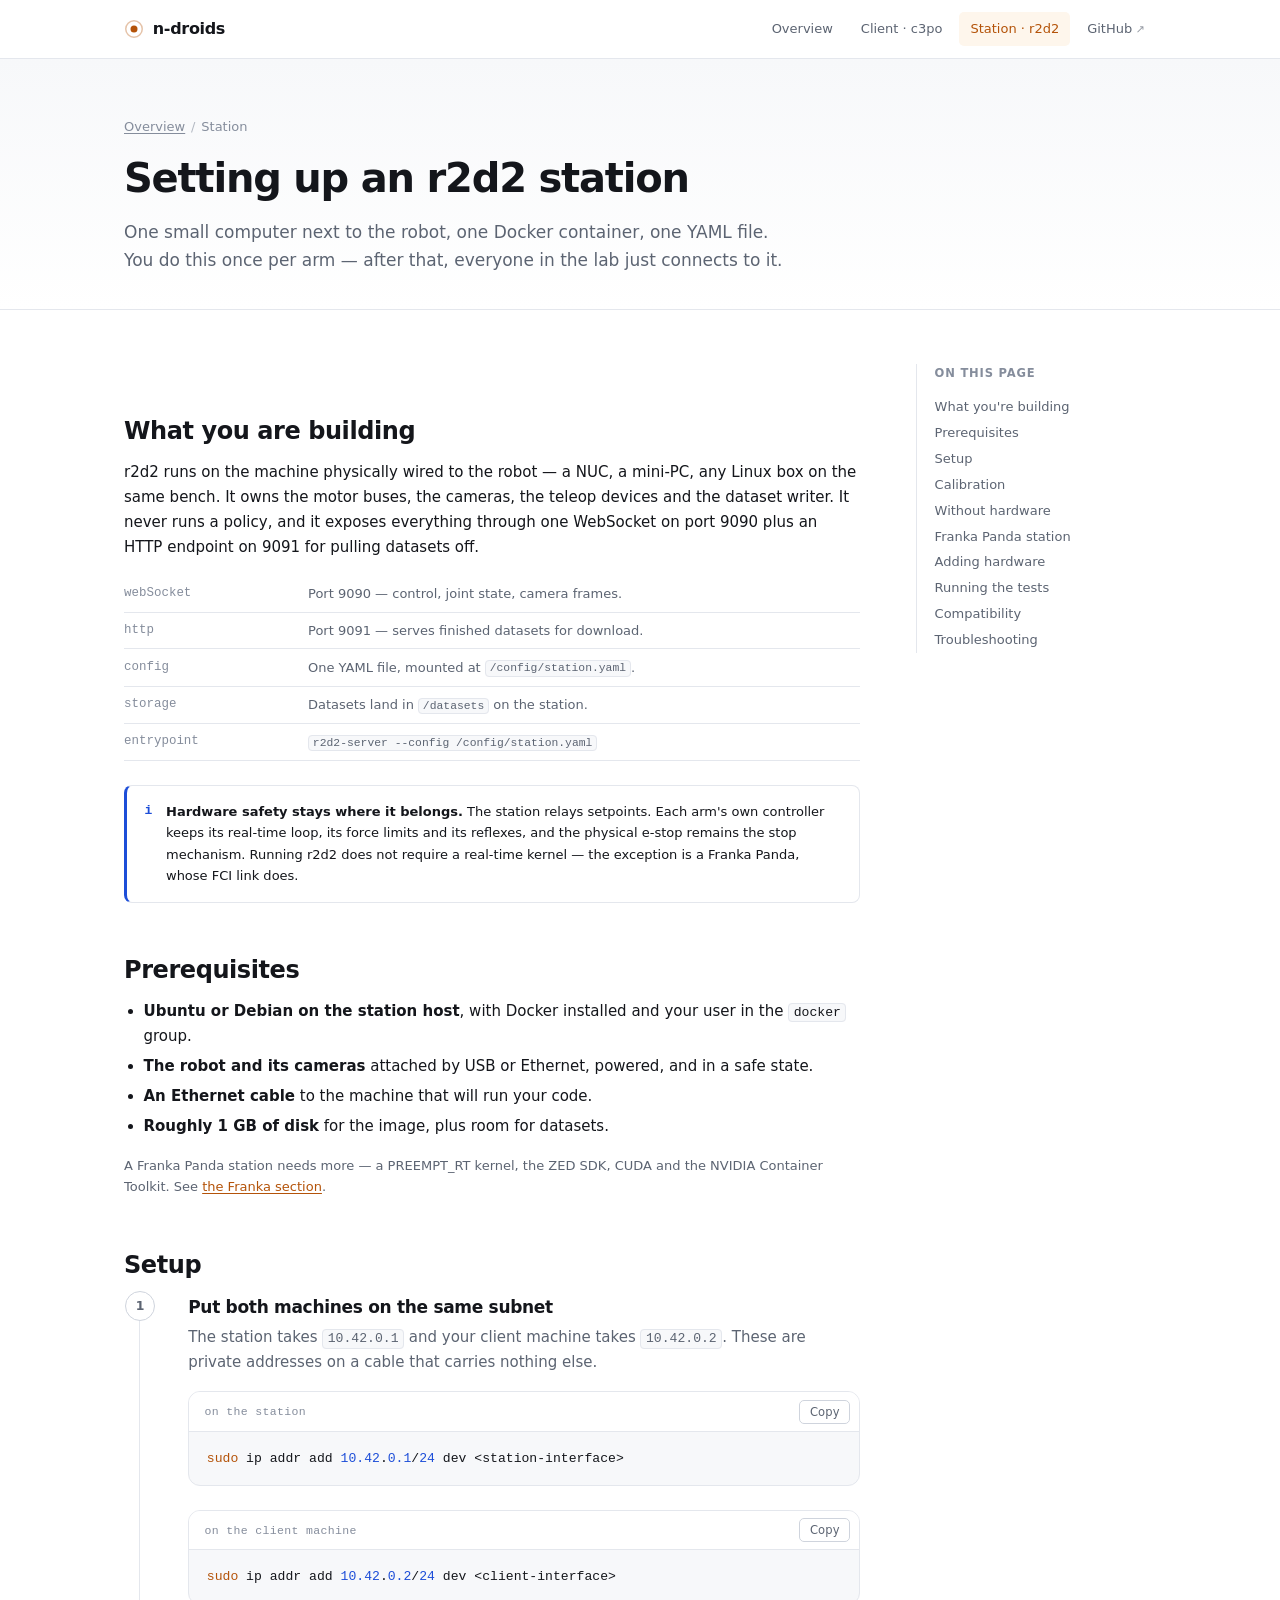
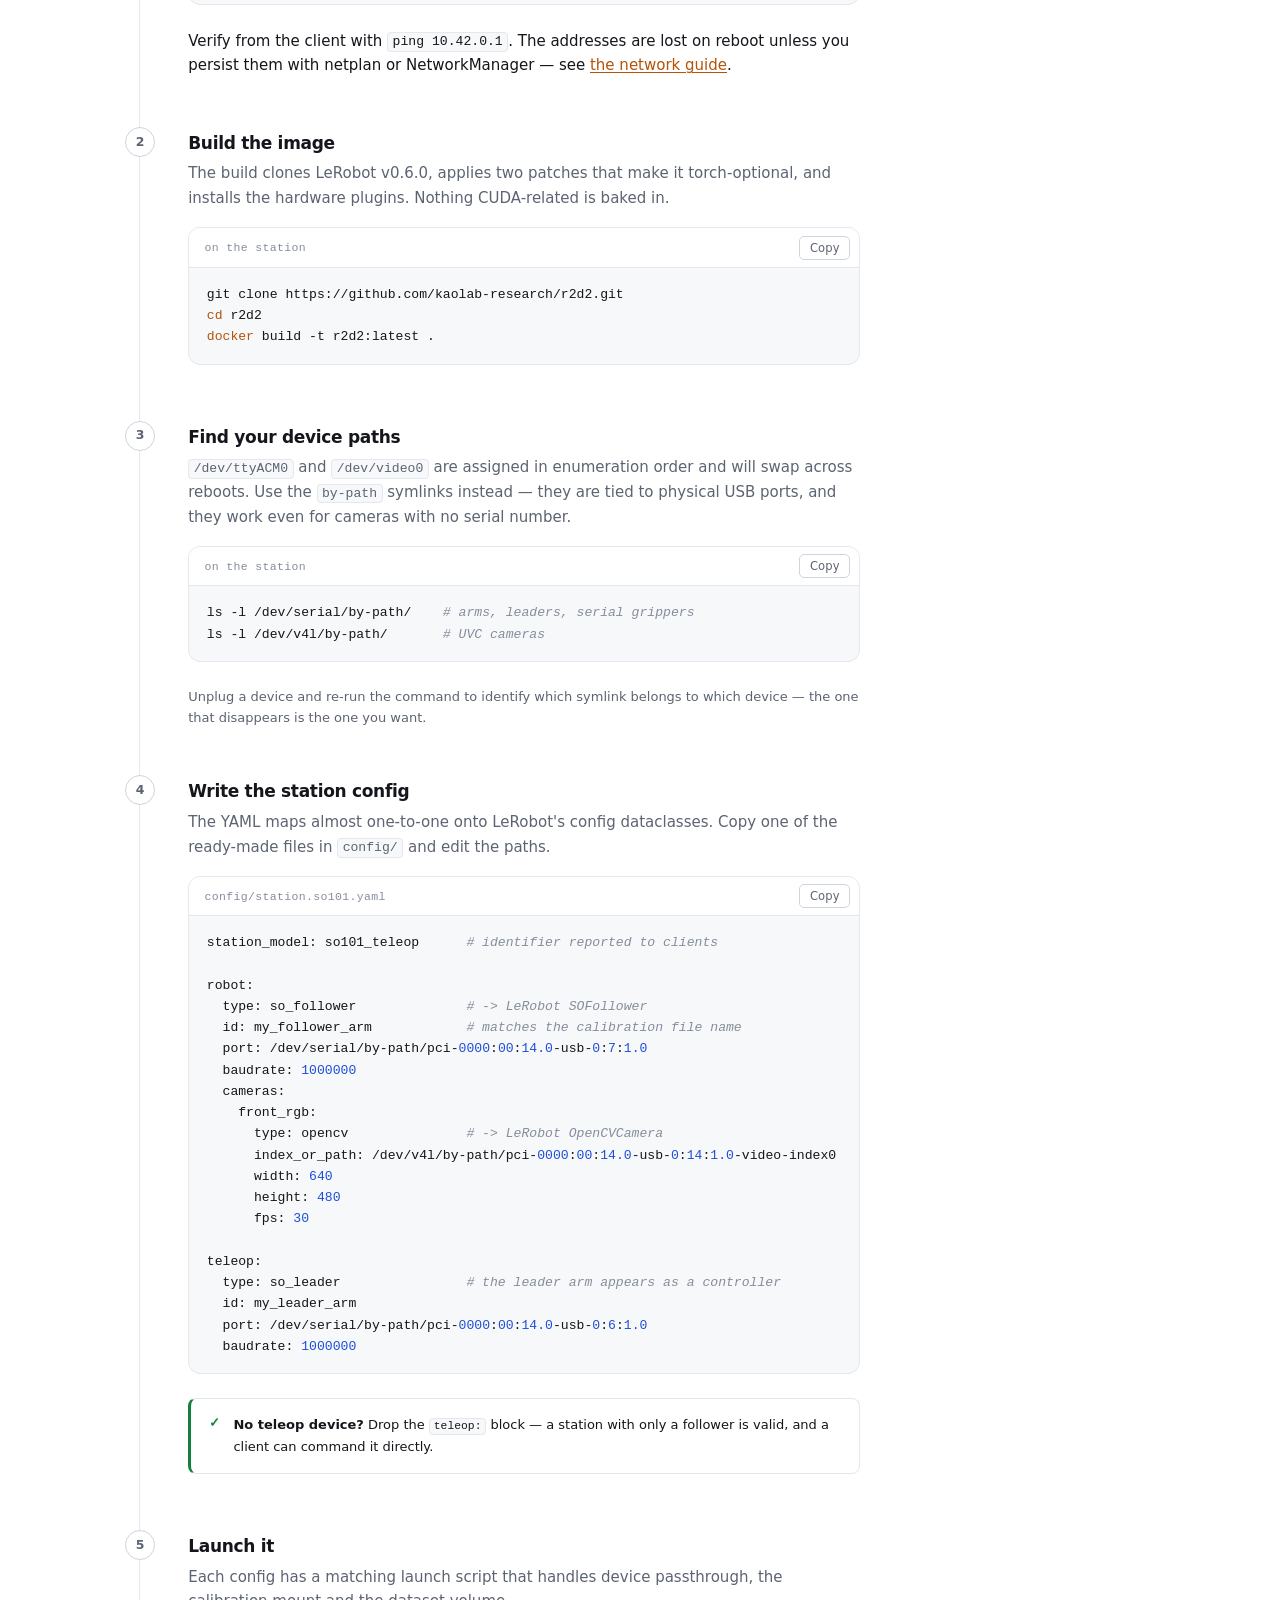
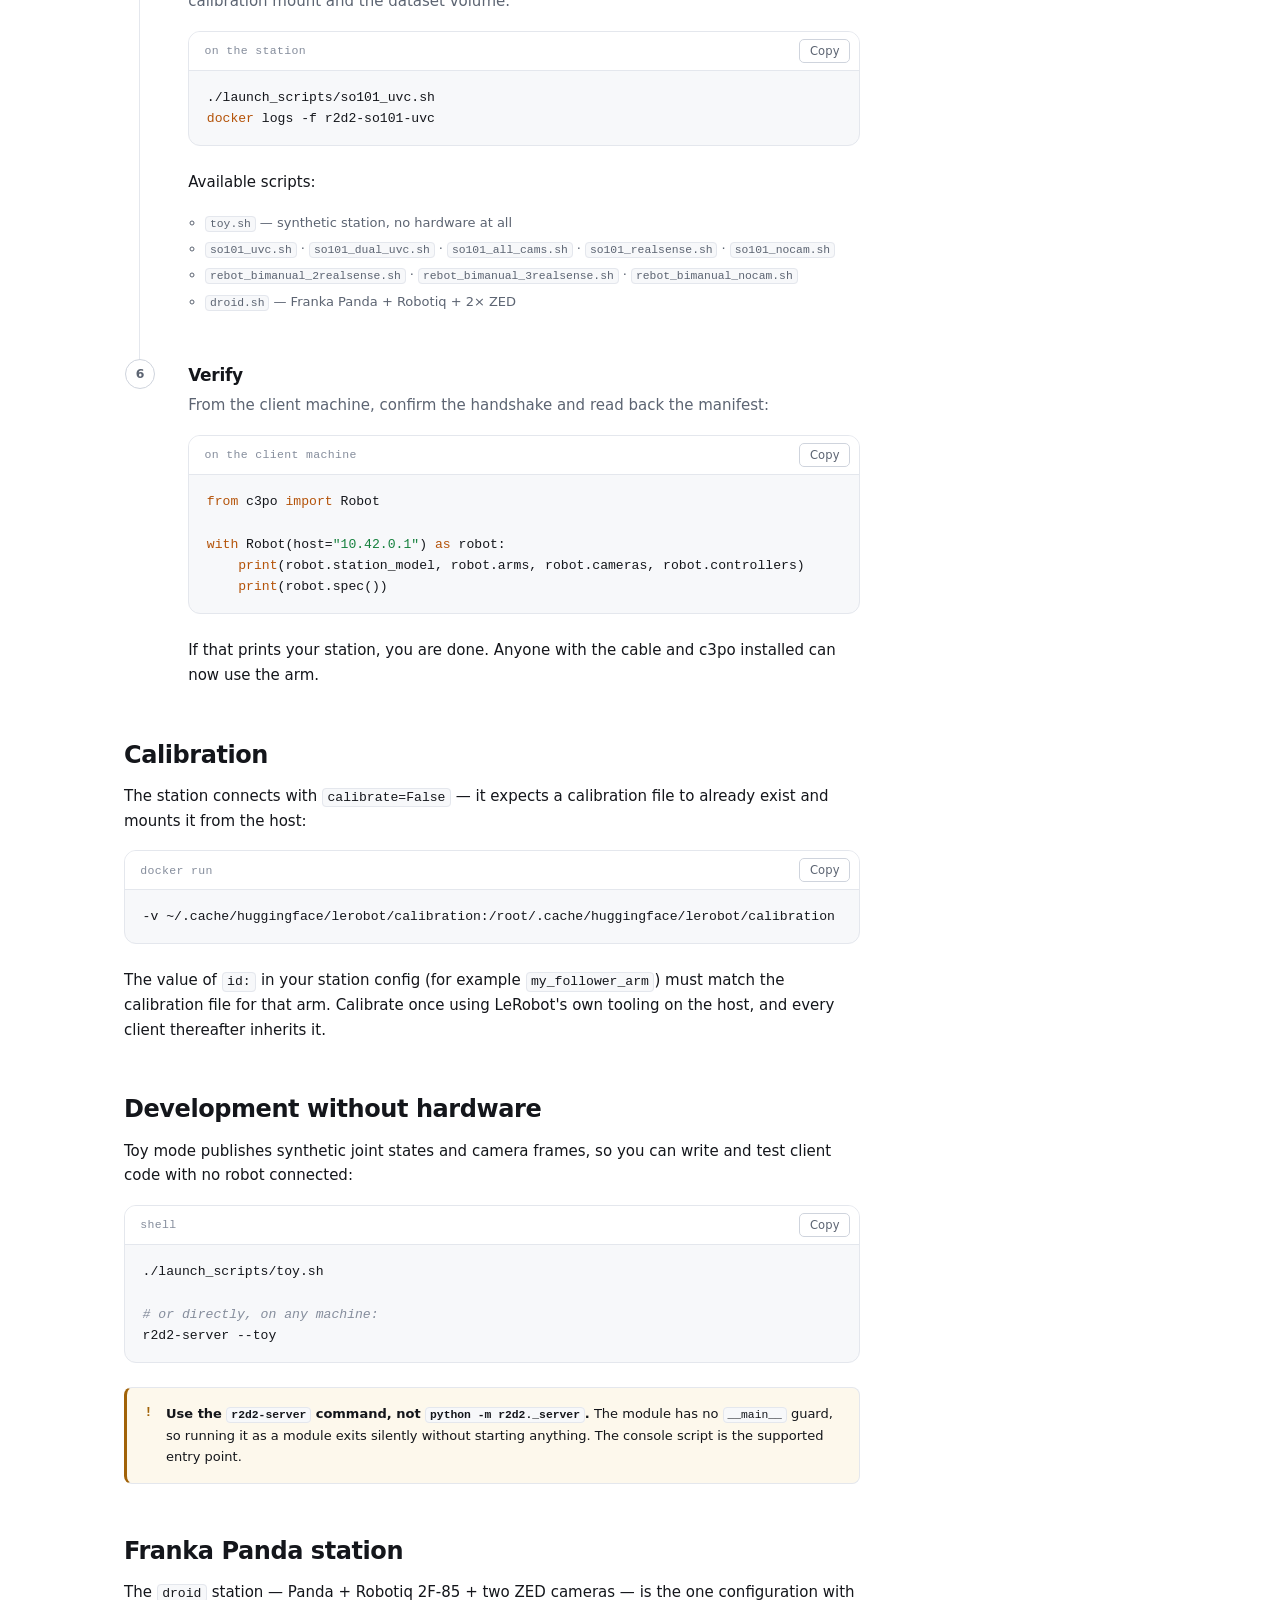
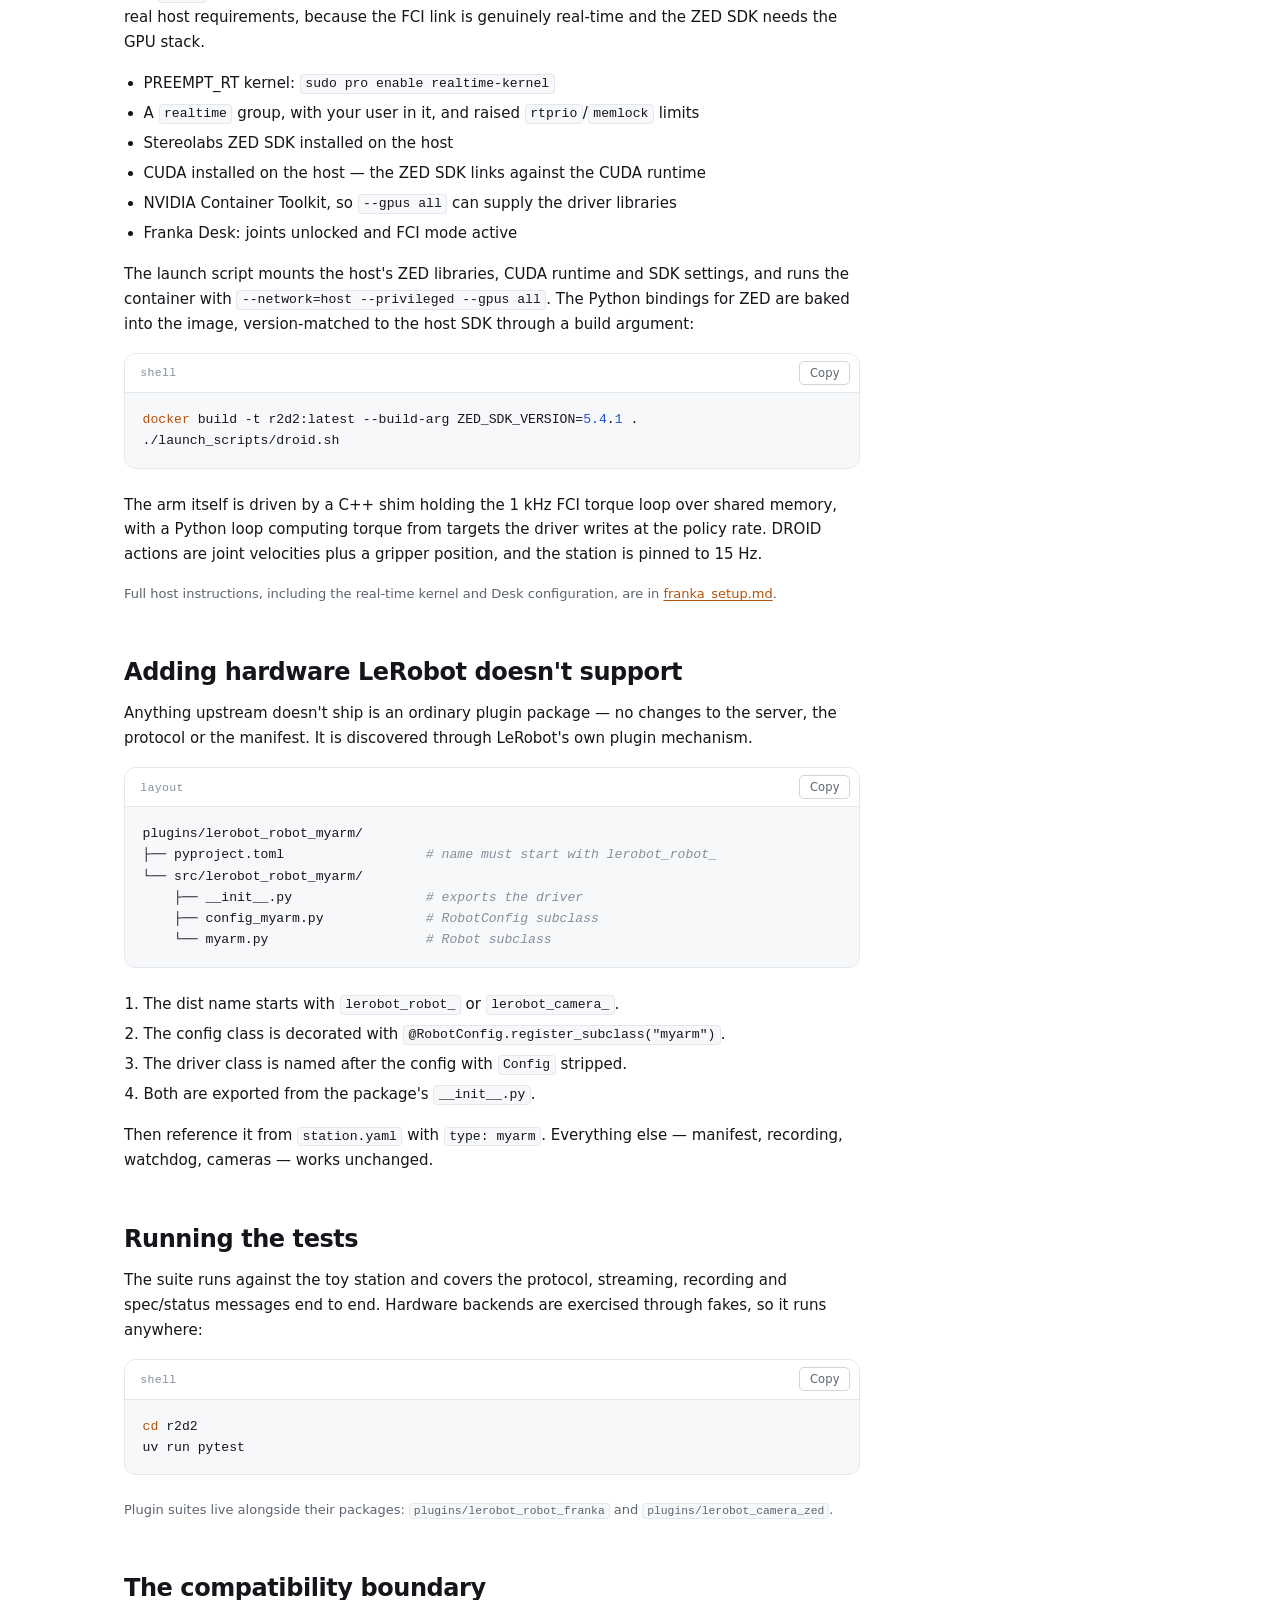
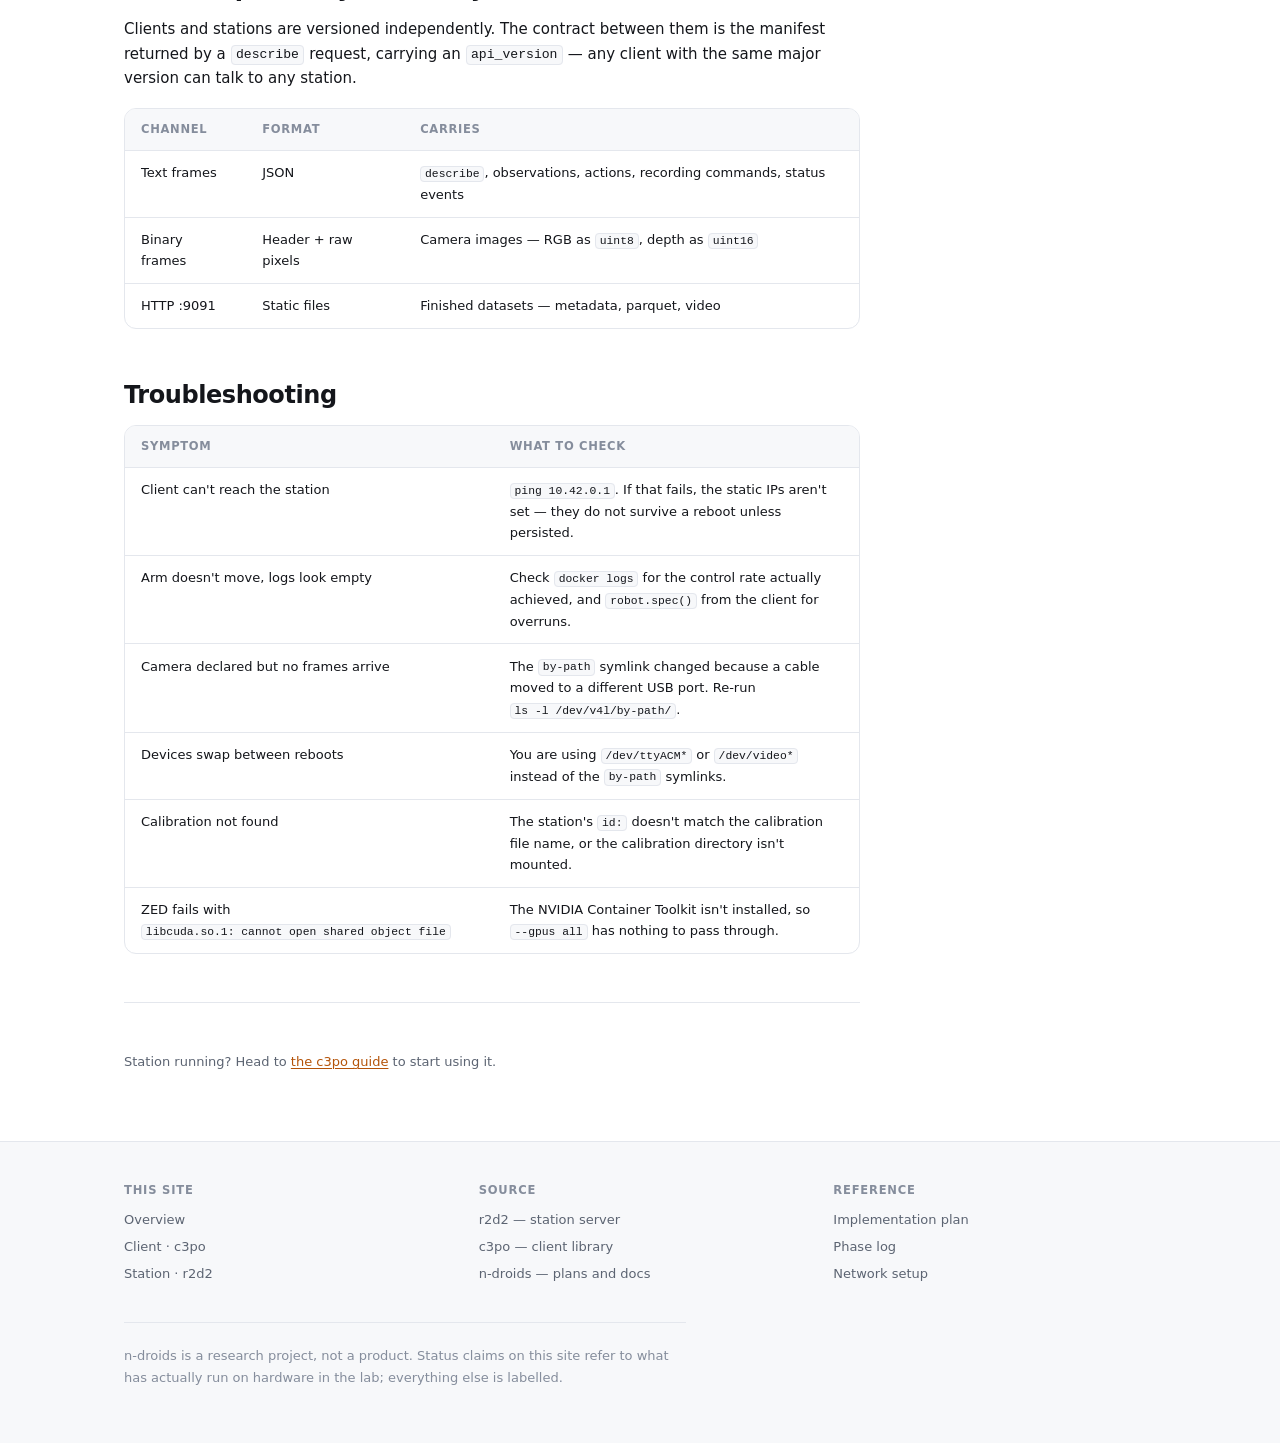
<file: r2d2.html>
<!DOCTYPE html>
<html lang="en">
<head>
<meta charset="utf-8">
<meta name="viewport" content="width=device-width, initial-scale=1">
<title>r2d2 — station setup · n-droids</title>
<meta name="description" content="Build and run the r2d2 station server: network, Docker image, station.yaml, launch scripts, calibration, and adding new hardware.">
<link rel="stylesheet" href="assets/style.css">
<link rel="icon" href="data:image/svg+xml,%3Csvg xmlns='http://www.w3.org/2000/svg' viewBox='0 0 20 20'%3E%3Ccircle cx='10' cy='10' r='3.5' fill='%23b45309'/%3E%3C/svg%3E">
</head>
<body>

<a class="skip-link" href="#main">Skip to content</a>

<header class="site-header">
  <div class="wrap">
    <a class="brand" href="index.html">
      <svg class="brand-mark" width="20" height="20" viewBox="0 0 20 20" fill="none" aria-hidden="true">
        <circle cx="10" cy="10" r="8.25" stroke="currentColor" stroke-width="1.5" opacity=".35"/>
        <circle cx="10" cy="10" r="3.5" fill="currentColor"/>
      </svg>
      n-droids
    </a>
    <button class="nav-toggle" type="button" aria-expanded="false" aria-controls="site-nav" aria-label="Toggle navigation">
      <svg width="18" height="18" viewBox="0 0 18 18" fill="none" aria-hidden="true">
        <path d="M2 4.5h14M2 9h14M2 13.5h14" stroke="currentColor" stroke-width="1.6" stroke-linecap="round"/>
      </svg>
    </button>
    <nav class="site-nav" id="site-nav" aria-label="Main">
      <a href="index.html">Overview</a>
      <a href="c3po.html">Client · c3po</a>
      <a href="r2d2.html" aria-current="page">Station · r2d2</a>
      <a class="nav-ext" href="https://github.com/kaolab-research/r2d2">GitHub</a>
    </nav>
  </div>
</header>

<main id="main">

<section class="page-head">
  <div class="wrap">
    <p class="crumbs"><a href="index.html">Overview</a><span>/</span>Station</p>
    <h1>Setting up an r2d2 station</h1>
    <p class="lead">
      One small computer next to the robot, one Docker container, one YAML file. You do this once
      per arm — after that, everyone in the lab just connects to it.
    </p>
  </div>
</section>

<div class="wrap">
<div class="doc">

<article>

  <!-- ================================================================ -->
  <section class="anchor" id="overview">
    <h2>What you are building</h2>
    <p>
      r2d2 runs on the machine physically wired to the robot — a NUC, a mini-PC, any Linux box on
      the same bench. It owns the motor buses, the cameras, the teleop devices and the dataset
      writer. It never runs a policy, and it exposes everything through one WebSocket on port 9090
      plus an HTTP endpoint on 9091 for pulling datasets off.
    </p>

    <ul class="kv">
      <li><span class="k">webSocket</span><span class="v">Port 9090 — control, joint state, camera frames.</span></li>
      <li><span class="k">http</span><span class="v">Port 9091 — serves finished datasets for download.</span></li>
      <li><span class="k">config</span><span class="v">One YAML file, mounted at <code>/config/station.yaml</code>.</span></li>
      <li><span class="k">storage</span><span class="v">Datasets land in <code>/datasets</code> on the station.</span></li>
      <li><span class="k">entrypoint</span><span class="v"><code>r2d2-server --config /config/station.yaml</code></span></li>
    </ul>

    <div class="callout callout-note">
      <span class="callout-icon" aria-hidden="true">i</span>
      <div>
        <p>
          <strong>Hardware safety stays where it belongs.</strong> The station relays setpoints. Each
          arm's own controller keeps its real-time loop, its force limits and its reflexes, and the
          physical e-stop remains the stop mechanism. Running r2d2 does not require a real-time
          kernel — the exception is a Franka Panda, whose FCI link does.
        </p>
      </div>
    </div>
  </section>

  <!-- ================================================================ -->
  <section class="anchor" id="prerequisites">
    <h2>Prerequisites</h2>
    <ul>
      <li><strong>Ubuntu or Debian on the station host</strong>, with Docker installed and your user in the <code>docker</code> group.</li>
      <li><strong>The robot and its cameras</strong> attached by USB or Ethernet, powered, and in a safe state.</li>
      <li><strong>An Ethernet cable</strong> to the machine that will run your code.</li>
      <li><strong>Roughly 1 GB of disk</strong> for the image, plus room for datasets.</li>
    </ul>
    <p class="small muted">
      A Franka Panda station needs more — a PREEMPT_RT kernel, the ZED SDK, CUDA and the NVIDIA
      Container Toolkit. See <a href="#franka">the Franka section</a>.
    </p>
  </section>

  <!-- ================================================================ -->
  <section class="anchor" id="setup">
    <h2>Setup</h2>

    <ol class="steps">

      <li>
        <h3>Put both machines on the same subnet</h3>
        <p>
          The station takes <code>10.42.0.1</code> and your client machine takes
          <code>10.42.0.2</code>. These are private addresses on a cable that carries nothing else.
        </p>
        <div class="code-block">
          <div class="code-label"><span>on the station</span></div>
          <pre><code class="lang-bash">sudo ip addr add 10.42.0.1/24 dev &lt;station-interface&gt;</code></pre>
        </div>
        <div class="code-block">
          <div class="code-label"><span>on the client machine</span></div>
          <pre><code class="lang-bash">sudo ip addr add 10.42.0.2/24 dev &lt;client-interface&gt;</code></pre>
        </div>
        <p>
          Verify from the client with <code>ping 10.42.0.1</code>. The addresses are lost on reboot
          unless you persist them with netplan or NetworkManager — see
          <a href="https://github.com/kaolab-research/n-droids/blob/main/network_setup.md">the network guide</a>.
        </p>
      </li>

      <li>
        <h3>Build the image</h3>
        <p>
          The build clones LeRobot v0.6.0, applies two patches that make it torch-optional, and
          installs the hardware plugins. Nothing CUDA-related is baked in.
        </p>
        <div class="code-block">
          <div class="code-label"><span>on the station</span></div>
          <pre><code class="lang-bash">git clone https://github.com/kaolab-research/r2d2.git
cd r2d2
docker build -t r2d2:latest .</code></pre>
        </div>
      </li>

      <li>
        <h3>Find your device paths</h3>
        <p>
          <code>/dev/ttyACM0</code> and <code>/dev/video0</code> are assigned in enumeration order and
          will swap across reboots. Use the <code>by-path</code> symlinks instead — they are tied to
          physical USB ports, and they work even for cameras with no serial number.
        </p>
        <div class="code-block">
          <div class="code-label"><span>on the station</span></div>
          <pre><code class="lang-bash">ls -l /dev/serial/by-path/    # arms, leaders, serial grippers
ls -l /dev/v4l/by-path/       # UVC cameras</code></pre>
        </div>
        <p class="small muted">
          Unplug a device and re-run the command to identify which symlink belongs to which device —
          the one that disappears is the one you want.
        </p>
      </li>

      <li>
        <h3>Write the station config</h3>
        <p>
          The YAML maps almost one-to-one onto LeRobot's config dataclasses. Copy one of the
          ready-made files in <code>config/</code> and edit the paths.
        </p>

        <div class="code-block">
          <div class="code-label"><span>config/station.so101.yaml</span></div>
          <pre><code class="lang-yaml">station_model: so101_teleop      # identifier reported to clients

robot:
  type: so_follower              # -> LeRobot SOFollower
  id: my_follower_arm            # matches the calibration file name
  port: /dev/serial/by-path/pci-0000:00:14.0-usb-0:7:1.0
  baudrate: 1000000
  cameras:
    front_rgb:
      type: opencv               # -> LeRobot OpenCVCamera
      index_or_path: /dev/v4l/by-path/pci-0000:00:14.0-usb-0:14:1.0-video-index0
      width: 640
      height: 480
      fps: 30

teleop:
  type: so_leader                # the leader arm appears as a controller
  id: my_leader_arm
  port: /dev/serial/by-path/pci-0000:00:14.0-usb-0:6:1.0
  baudrate: 1000000</code></pre>
        </div>

        <div class="callout callout-tip">
          <span class="callout-icon" aria-hidden="true">✓</span>
          <div>
            <p>
              <strong>No teleop device?</strong> Drop the <code>teleop:</code> block — a station with
              only a follower is valid, and a client can command it directly.
            </p>
          </div>
        </div>
      </li>

      <li>
        <h3>Launch it</h3>
        <p>
          Each config has a matching launch script that handles device passthrough, the calibration
          mount and the dataset volume.
        </p>
        <div class="code-block">
          <div class="code-label"><span>on the station</span></div>
          <pre><code class="lang-bash">./launch_scripts/so101_uvc.sh
docker logs -f r2d2-so101-uvc</code></pre>
        </div>
        <p>Available scripts:</p>
        <ul class="small muted">
          <li><code>toy.sh</code> — synthetic station, no hardware at all</li>
          <li><code>so101_uvc.sh</code> · <code>so101_dual_uvc.sh</code> · <code>so101_all_cams.sh</code> · <code>so101_realsense.sh</code> · <code>so101_nocam.sh</code></li>
          <li><code>rebot_bimanual_2realsense.sh</code> · <code>rebot_bimanual_3realsense.sh</code> · <code>rebot_bimanual_nocam.sh</code></li>
          <li><code>droid.sh</code> — Franka Panda + Robotiq + 2× ZED</li>
        </ul>
      </li>

      <li>
        <h3>Verify</h3>
        <p>
          From the client machine, confirm the handshake and read back the manifest:
        </p>
        <div class="code-block">
          <div class="code-label"><span>on the client machine</span></div>
          <pre><code class="lang-python">from c3po import Robot

with Robot(host="10.42.0.1") as robot:
    print(robot.station_model, robot.arms, robot.cameras, robot.controllers)
    print(robot.spec())</code></pre>
        </div>
        <p>
          If that prints your station, you are done. Anyone with the cable and c3po installed can now
          use the arm.
        </p>
      </li>

    </ol>
  </section>

  <!-- ================================================================ -->
  <section class="anchor" id="calibration">
    <h2>Calibration</h2>
    <p>
      The station connects with <code>calibrate=False</code> — it expects a calibration file to
      already exist and mounts it from the host:
    </p>
    <div class="code-block">
      <div class="code-label"><span>docker run</span></div>
      <pre><code class="lang-bash">-v ~/.cache/huggingface/lerobot/calibration:/root/.cache/huggingface/lerobot/calibration</code></pre>
    </div>
    <p>
      The value of <code>id:</code> in your station config (for example
      <code>my_follower_arm</code>) must match the calibration file for that arm. Calibrate once
      using LeRobot's own tooling on the host, and every client thereafter inherits it.
    </p>
  </section>

  <!-- ================================================================ -->
  <section class="anchor" id="toy">
    <h2>Development without hardware</h2>
    <p>
      Toy mode publishes synthetic joint states and camera frames, so you can write and test client
      code with no robot connected:
    </p>
    <div class="code-block">
      <div class="code-label"><span>shell</span></div>
      <pre><code class="lang-bash">./launch_scripts/toy.sh

# or directly, on any machine:
r2d2-server --toy</code></pre>
    </div>

    <div class="callout callout-warn">
      <span class="callout-icon" aria-hidden="true">!</span>
      <div>
        <p>
          <strong>Use the <code>r2d2-server</code> command, not <code>python -m r2d2._server</code>.</strong>
          The module has no <code>__main__</code> guard, so running it as a module exits silently
          without starting anything. The console script is the supported entry point.
        </p>
      </div>
    </div>
  </section>

  <!-- ================================================================ -->
  <section class="anchor" id="franka">
    <h2>Franka Panda station</h2>
    <p>
      The <code>droid</code> station — Panda + Robotiq 2F-85 + two ZED cameras — is the one
      configuration with real host requirements, because the FCI link is genuinely real-time and the
      ZED SDK needs the GPU stack.
    </p>

    <ul>
      <li>PREEMPT_RT kernel: <code>sudo pro enable realtime-kernel</code></li>
      <li>A <code>realtime</code> group, with your user in it, and raised <code>rtprio</code>/<code>memlock</code> limits</li>
      <li>Stereolabs ZED SDK installed on the host</li>
      <li>CUDA installed on the host — the ZED SDK links against the CUDA runtime</li>
      <li>NVIDIA Container Toolkit, so <code>--gpus all</code> can supply the driver libraries</li>
      <li>Franka Desk: joints unlocked and FCI mode active</li>
    </ul>

    <p>
      The launch script mounts the host's ZED libraries, CUDA runtime and SDK settings, and runs the
      container with <code>--network=host --privileged --gpus all</code>. The Python bindings for
      ZED are baked into the image, version-matched to the host SDK through a build argument:
    </p>

    <div class="code-block">
      <div class="code-label"><span>shell</span></div>
      <pre><code class="lang-bash">docker build -t r2d2:latest --build-arg ZED_SDK_VERSION=5.4.1 .
./launch_scripts/droid.sh</code></pre>
    </div>

    <p>
      The arm itself is driven by a C++ shim holding the 1 kHz FCI torque loop over shared memory,
      with a Python loop computing torque from targets the driver writes at the policy rate. DROID
      actions are joint velocities plus a gripper position, and the station is pinned to 15 Hz.
    </p>

    <p class="small muted">
      Full host instructions, including the real-time kernel and Desk configuration, are in
      <a href="https://github.com/kaolab-research/n-droids/blob/main/franka_setup.md">franka_setup.md</a>.
    </p>
  </section>

  <!-- ================================================================ -->
  <section class="anchor" id="plugins">
    <h2>Adding hardware LeRobot doesn't support</h2>
    <p>
      Anything upstream doesn't ship is an ordinary plugin package — no changes to the server, the
      protocol or the manifest. It is discovered through LeRobot's own plugin mechanism.
    </p>

    <div class="code-block">
      <div class="code-label"><span>layout</span></div>
      <pre><code class="lang-text">plugins/lerobot_robot_myarm/
├── pyproject.toml                  # name must start with lerobot_robot_
└── src/lerobot_robot_myarm/
    ├── __init__.py                 # exports the driver
    ├── config_myarm.py             # RobotConfig subclass
    └── myarm.py                    # Robot subclass</code></pre>
    </div>

    <ol>
      <li>The dist name starts with <code>lerobot_robot_</code> or <code>lerobot_camera_</code>.</li>
      <li>The config class is decorated with <code>@RobotConfig.register_subclass("myarm")</code>.</li>
      <li>The driver class is named after the config with <code>Config</code> stripped.</li>
      <li>Both are exported from the package's <code>__init__.py</code>.</li>
    </ol>

    <p>
      Then reference it from <code>station.yaml</code> with <code>type: myarm</code>. Everything else
      — manifest, recording, watchdog, cameras — works unchanged.
    </p>
  </section>

  <!-- ================================================================ -->
  <section class="anchor" id="tests">
    <h2>Running the tests</h2>
    <p>
      The suite runs against the toy station and covers the protocol, streaming, recording and
      spec/status messages end to end. Hardware backends are exercised through fakes, so it runs
      anywhere:
    </p>
    <div class="code-block">
      <div class="code-label"><span>shell</span></div>
      <pre><code class="lang-bash">cd r2d2
uv run pytest</code></pre>
    </div>
    <p class="small muted">
      Plugin suites live alongside their packages:
      <code>plugins/lerobot_robot_franka</code> and <code>plugins/lerobot_camera_zed</code>.
    </p>
  </section>

  <!-- ================================================================ -->
  <section class="anchor" id="protocol">
    <h2>The compatibility boundary</h2>
    <p>
      Clients and stations are versioned independently. The contract between them is the manifest
      returned by a <code>describe</code> request, carrying an <code>api_version</code> — any client
      with the same major version can talk to any station.
    </p>

    <div class="table-scroll">
      <table>
        <thead>
          <tr>
            <th scope="col">Channel</th>
            <th scope="col">Format</th>
            <th scope="col">Carries</th>
          </tr>
        </thead>
        <tbody>
          <tr>
            <td>Text frames</td>
            <td>JSON</td>
            <td><code>describe</code>, observations, actions, recording commands, status events</td>
          </tr>
          <tr>
            <td>Binary frames</td>
            <td>Header + raw pixels</td>
            <td>Camera images — RGB as <code>uint8</code>, depth as <code>uint16</code></td>
          </tr>
          <tr>
            <td>HTTP :9091</td>
            <td>Static files</td>
            <td>Finished datasets — metadata, parquet, video</td>
          </tr>
        </tbody>
      </table>
    </div>
  </section>

  <!-- ================================================================ -->
  <section class="anchor" id="troubleshooting">
    <h2>Troubleshooting</h2>

    <div class="table-scroll">
      <table>
        <thead>
          <tr>
            <th scope="col">Symptom</th>
            <th scope="col">What to check</th>
          </tr>
        </thead>
        <tbody>
          <tr>
            <td>Client can't reach the station</td>
            <td>
              <code>ping 10.42.0.1</code>. If that fails, the static IPs aren't set — they do not
              survive a reboot unless persisted.
            </td>
          </tr>
          <tr>
            <td>Arm doesn't move, logs look empty</td>
            <td>
              Check <code>docker logs</code> for the control rate actually achieved, and
              <code>robot.spec()</code> from the client for overruns.
            </td>
          </tr>
          <tr>
            <td>Camera declared but no frames arrive</td>
            <td>
              The <code>by-path</code> symlink changed because a cable moved to a different USB port.
              Re-run <code>ls -l /dev/v4l/by-path/</code>.
            </td>
          </tr>
          <tr>
            <td>Devices swap between reboots</td>
            <td>
              You are using <code>/dev/ttyACM*</code> or <code>/dev/video*</code> instead of the
              <code>by-path</code> symlinks.
            </td>
          </tr>
          <tr>
            <td>Calibration not found</td>
            <td>
              The station's <code>id:</code> doesn't match the calibration file name, or the
              calibration directory isn't mounted.
            </td>
          </tr>
          <tr>
            <td>ZED fails with <code>libcuda.so.1: cannot open shared object file</code></td>
            <td>
              The NVIDIA Container Toolkit isn't installed, so <code>--gpus all</code> has nothing to
              pass through.
            </td>
          </tr>
        </tbody>
      </table>
    </div>
  </section>

  <hr>

  <p class="small muted">
    Station running? Head to <a href="c3po.html">the c3po guide</a> to start using it.
  </p>

</article>

<aside class="toc" aria-label="On this page">
  <p class="toc-title">On this page</p>
  <ul>
    <li><a href="#overview">What you're building</a></li>
    <li><a href="#prerequisites">Prerequisites</a></li>
    <li><a href="#setup">Setup</a></li>
    <li><a href="#calibration">Calibration</a></li>
    <li><a href="#toy">Without hardware</a></li>
    <li><a href="#franka">Franka Panda station</a></li>
    <li><a href="#plugins">Adding hardware</a></li>
    <li><a href="#tests">Running the tests</a></li>
    <li><a href="#protocol">Compatibility</a></li>
    <li><a href="#troubleshooting">Troubleshooting</a></li>
  </ul>
</aside>

</div>
</div>

</main>

<footer class="site-footer">
  <div class="wrap">
    <div class="footer-grid">
      <div>
        <h2>This site</h2>
        <ul>
          <li><a href="index.html">Overview</a></li>
          <li><a href="c3po.html">Client · c3po</a></li>
          <li><a href="r2d2.html">Station · r2d2</a></li>
        </ul>
      </div>
      <div>
        <h2>Source</h2>
        <ul>
          <li><a href="https://github.com/kaolab-research/r2d2">r2d2 — station server</a></li>
          <li><a href="https://github.com/kaolab-research/c3po">c3po — client library</a></li>
          <li><a href="https://github.com/kaolab-research/n-droids">n-droids — plans and docs</a></li>
        </ul>
      </div>
      <div>
        <h2>Reference</h2>
        <ul>
          <li><a href="https://github.com/kaolab-research/n-droids/blob/main/plan.md">Implementation plan</a></li>
          <li><a href="https://github.com/kaolab-research/n-droids/blob/main/plan/phase_26.md">Phase log</a></li>
          <li><a href="https://github.com/kaolab-research/n-droids/blob/main/network_setup.md">Network setup</a></li>
        </ul>
      </div>
    </div>
    <div class="footer-note">
      <p>
        n-droids is a research project, not a product. Status claims on this site refer to what has
        actually run on hardware in the lab; everything else is labelled.
      </p>
    </div>
  </div>
</footer>

<script src="assets/site.js" defer></script>
</body>
</html>
</file>
<file: assets/style.css>
/* ==========================================================================
   n-droids — project site styles
   Minimal, dependency-free. Light + dark via prefers-color-scheme.
   ========================================================================== */

/* --- Design tokens -------------------------------------------------------- */

:root {
  --bg: #ffffff;
  --bg-sunk: #f7f8fa;
  --surface: #ffffff;
  --text: #14161b;
  --text-muted: #5c6472;
  --text-faint: #858d9c;
  --border: #e4e7ed;
  --border-strong: #cfd4dd;
  --accent: #b45309;
  --accent-hover: #92400e;
  --accent-soft: #fef6ec;
  --accent-border: #f2d9b8;
  --ok: #15803d;
  --ok-soft: #eefaf1;
  --warn: #a16207;
  --warn-soft: #fdf8ec;
  --info: #1d4ed8;
  --info-soft: #eff4ff;

  --font-sans: ui-sans-serif, system-ui, -apple-system, "Segoe UI", Roboto,
    "Helvetica Neue", Arial, sans-serif;
  --font-mono: ui-monospace, SFMono-Regular, "SF Mono", Menlo, Consolas,
    "Liberation Mono", monospace;

  --wrap: 1080px;
  --radius: 8px;
  --radius-sm: 5px;
  --radius-lg: 12px;

  --shadow: 0 4px 16px -4px rgba(16, 20, 28, 0.1);

  --step--1: 0.8125rem;
  --step-0: 0.9375rem;
  --step-1: 1.0625rem;
  --step-2: 1.25rem;
  --step-3: 1.5rem;
  --step-5: clamp(2.1rem, 1.4rem + 2.6vw, 3.1rem);
}

@media (prefers-color-scheme: dark) {
  :root {
    --bg: #0e1014;
    --bg-sunk: #131720;
    --surface: #151922;
    --text: #e9ecf2;
    --text-muted: #a2abbb;
    --text-faint: #7b8496;
    --border: #232937;
    --border-strong: #333b4c;
    --accent: #f0a44a;
    --accent-hover: #f7b968;
    --accent-soft: #1d1a13;
    --accent-border: #3d3320;
    --ok: #4ade80;
    --ok-soft: #12211a;
    --warn: #e3b341;
    --warn-soft: #1e1b12;
    --info: #7ba7ff;
    --info-soft: #131a2b;
    --shadow: 0 6px 20px -6px rgba(0, 0, 0, 0.6);
  }
}

/* --- Reset ---------------------------------------------------------------- */

*,
*::before,
*::after {
  box-sizing: border-box;
}

html {
  -webkit-text-size-adjust: 100%;
  scroll-behavior: smooth;
  scroll-padding-top: 5rem;
}

@media (prefers-reduced-motion: reduce) {
  html {
    scroll-behavior: auto;
  }
  *,
  *::before,
  *::after {
    animation-duration: 0.01ms !important;
    transition-duration: 0.01ms !important;
  }
}

body {
  margin: 0;
  background: var(--bg);
  color: var(--text);
  font-family: var(--font-sans);
  font-size: var(--step-0);
  line-height: 1.65;
  -webkit-font-smoothing: antialiased;
  text-rendering: optimizeLegibility;
}

img,
svg {
  max-width: 100%;
  height: auto;
}

h1,
h2,
h3,
h4 {
  line-height: 1.2;
  letter-spacing: -0.018em;
  margin: 0 0 0.6em;
  font-weight: 640;
}

h1 {
  font-size: var(--step-5);
  letter-spacing: -0.03em;
}
h2 {
  font-size: var(--step-3);
  margin-top: 2.2em;
}
h3 {
  font-size: var(--step-2);
  margin-top: 1.8em;
}
h4 {
  font-size: var(--step-1);
  margin-top: 1.6em;
}

p {
  margin: 0 0 1.1em;
}

a {
  color: var(--accent);
  text-decoration-thickness: 1px;
  text-underline-offset: 2px;
}
a:hover {
  color: var(--accent-hover);
}

ul,
ol {
  margin: 0 0 1.1em;
  padding-left: 1.3em;
}
li {
  margin-bottom: 0.35em;
}
li > ul,
li > ol {
  margin-top: 0.35em;
}

strong {
  font-weight: 640;
}

hr {
  border: 0;
  border-top: 1px solid var(--border);
  margin: 3rem 0;
}

:focus-visible {
  outline: 2px solid var(--accent);
  outline-offset: 2px;
  border-radius: 3px;
}

::selection {
  background: var(--accent-soft);
  color: var(--text);
}

/* --- Layout --------------------------------------------------------------- */

.wrap {
  width: 100%;
  max-width: var(--wrap);
  margin-inline: auto;
  padding-inline: 1.5rem;
}

.skip-link {
  position: absolute;
  left: -9999px;
  top: 0;
  background: var(--accent);
  color: #fff;
  padding: 0.6rem 1rem;
  border-radius: var(--radius-sm);
  z-index: 100;
}
.skip-link:focus {
  left: 1rem;
  top: 1rem;
  color: #fff;
}

/* --- Header / nav --------------------------------------------------------- */

.site-header {
  position: sticky;
  top: 0;
  z-index: 50;
  background: color-mix(in srgb, var(--bg) 88%, transparent);
  backdrop-filter: saturate(160%) blur(10px);
  -webkit-backdrop-filter: saturate(160%) blur(10px);
  border-bottom: 1px solid var(--border);
}

.site-header .wrap {
  display: flex;
  align-items: center;
  gap: 1.5rem;
  min-height: 3.6rem;
}

.brand {
  display: inline-flex;
  align-items: center;
  gap: 0.55rem;
  font-weight: 650;
  font-size: 1rem;
  letter-spacing: -0.02em;
  color: var(--text);
  text-decoration: none;
  margin-right: auto;
}
.brand:hover {
  color: var(--text);
}
.brand svg {
  display: block;
  flex: none;
}
.brand-mark {
  color: var(--accent);
}

.site-nav {
  display: flex;
  align-items: center;
  gap: 0.35rem;
}

.site-nav a {
  display: inline-block;
  padding: 0.4rem 0.7rem;
  border-radius: var(--radius-sm);
  font-size: var(--step--1);
  font-weight: 520;
  color: var(--text-muted);
  text-decoration: none;
  white-space: nowrap;
}
.site-nav a:hover {
  color: var(--text);
  background: var(--bg-sunk);
}
.site-nav a[aria-current="page"] {
  color: var(--accent);
  background: var(--accent-soft);
}
.site-nav a.nav-ext::after {
  content: "↗";
  font-size: 0.85em;
  margin-left: 0.3em;
  opacity: 0.65;
}

.nav-toggle {
  display: none;
  align-items: center;
  justify-content: center;
  width: 2.25rem;
  height: 2.25rem;
  background: none;
  border: 1px solid var(--border);
  border-radius: var(--radius-sm);
  color: var(--text);
  cursor: pointer;
  padding: 0;
}
.nav-toggle:hover {
  background: var(--bg-sunk);
}

@media (max-width: 720px) {
  .nav-toggle {
    display: inline-flex;
  }
  .site-nav {
    display: none;
    position: absolute;
    top: 100%;
    left: 0;
    right: 0;
    flex-direction: column;
    align-items: stretch;
    gap: 0;
    padding: 0.5rem 1rem 0.9rem;
    background: var(--bg);
    border-bottom: 1px solid var(--border);
    box-shadow: var(--shadow);
  }
  .site-nav.is-open {
    display: flex;
  }
  .site-nav a {
    padding: 0.6rem 0.5rem;
    font-size: var(--step-0);
  }
}

/* --- Hero ----------------------------------------------------------------- */

.hero {
  padding: clamp(3rem, 8vw, 5.5rem) 0 clamp(2.2rem, 5vw, 3.4rem);
  border-bottom: 1px solid var(--border);
  background: linear-gradient(180deg, var(--bg-sunk), var(--bg));
}

.hero .eyebrow {
  display: inline-flex;
  align-items: center;
  gap: 0.5rem;
  font-size: var(--step--1);
  font-weight: 560;
  letter-spacing: 0.04em;
  text-transform: uppercase;
  color: var(--accent);
  margin-bottom: 1rem;
}
.hero .eyebrow::before {
  content: "";
  width: 1.4rem;
  height: 2px;
  background: var(--accent);
  border-radius: 1px;
}

.hero h1 {
  max-width: 20ch;
  margin-bottom: 0.5em;
}

.hero .lead {
  font-size: var(--step-1);
  color: var(--text-muted);
  max-width: 62ch;
  margin-bottom: 1.9rem;
}

.hero-actions {
  display: flex;
  flex-wrap: wrap;
  gap: 0.7rem;
  margin-bottom: 2rem;
}

/* --- Buttons -------------------------------------------------------------- */

.btn {
  display: inline-flex;
  align-items: center;
  gap: 0.45rem;
  padding: 0.62rem 1.15rem;
  border-radius: var(--radius);
  font-size: var(--step-0);
  font-weight: 560;
  text-decoration: none;
  border: 1px solid transparent;
  transition: background-color 0.15s ease, border-color 0.15s ease,
    color 0.15s ease;
  cursor: pointer;
}
.btn-primary {
  background: var(--accent);
  color: #fff;
  border-color: var(--accent);
}
.btn-primary:hover {
  background: var(--accent-hover);
  border-color: var(--accent-hover);
  color: #fff;
}
.btn-secondary {
  background: var(--surface);
  color: var(--text);
  border-color: var(--border-strong);
}
.btn-secondary:hover {
  background: var(--bg-sunk);
  color: var(--text);
  border-color: var(--text-faint);
}
.btn .arrow {
  transition: transform 0.15s ease;
}
.btn:hover .arrow {
  transform: translateX(2px);
}

/* --- Fact strip ----------------------------------------------------------- */

.facts {
  display: flex;
  flex-wrap: wrap;
  gap: 0.5rem 0.6rem;
  list-style: none;
  margin: 0;
  padding: 0;
}
.facts li {
  margin: 0;
  font-family: var(--font-mono);
  font-size: 0.75rem;
  letter-spacing: 0.01em;
  padding: 0.28rem 0.6rem;
  border: 1px solid var(--border);
  border-radius: 100px;
  color: var(--text-muted);
  background: var(--surface);
}

/* --- Sections ------------------------------------------------------------- */

.section {
  padding: clamp(2.8rem, 6vw, 4.2rem) 0;
  border-bottom: 1px solid var(--border);
}
.section:last-of-type {
  border-bottom: 0;
}
.section-sunk {
  background: var(--bg-sunk);
}

.section-head {
  max-width: 60ch;
  margin-bottom: 2.4rem;
}
.section-head h2 {
  margin-top: 0;
}
.section-head p {
  color: var(--text-muted);
  font-size: var(--step-1);
  margin-bottom: 0;
}

/* --- Cards / feature grid ------------------------------------------------- */

.grid {
  display: grid;
  gap: 1rem;
  grid-template-columns: repeat(auto-fit, minmax(15rem, 1fr));
}
.grid-2 {
  grid-template-columns: repeat(auto-fit, minmax(19rem, 1fr));
}

.card {
  background: var(--surface);
  border: 1px solid var(--border);
  border-radius: var(--radius-lg);
  padding: 1.35rem 1.4rem;
}
.card h3 {
  margin: 0 0 0.45rem;
  font-size: var(--step-1);
  letter-spacing: -0.01em;
}
.card p {
  margin: 0;
  color: var(--text-muted);
  font-size: var(--step-0);
}
.card p + p {
  margin-top: 0.7em;
}
.card .card-icon {
  display: inline-flex;
  align-items: center;
  justify-content: center;
  width: 2rem;
  height: 2rem;
  border-radius: var(--radius-sm);
  background: var(--accent-soft);
  border: 1px solid var(--accent-border);
  color: var(--accent);
  margin-bottom: 0.9rem;
}
.card .card-icon svg {
  display: block;
}

/* --- Architecture diagram ------------------------------------------------- */

.arch {
  display: grid;
  grid-template-columns: 1fr auto 1fr;
  align-items: stretch;
  gap: 0;
  border: 1px solid var(--border);
  border-radius: var(--radius-lg);
  background: var(--surface);
  overflow: hidden;
}

.arch-side {
  padding: 1.5rem 1.5rem 1.6rem;
}

.arch-side h3 {
  margin: 0 0 0.15rem;
  font-size: var(--step-1);
}
.arch-side .arch-tag {
  display: block;
  font-family: var(--font-mono);
  font-size: 0.72rem;
  text-transform: uppercase;
  letter-spacing: 0.07em;
  color: var(--text-faint);
  margin-bottom: 1rem;
}

.arch-side ul {
  list-style: none;
  margin: 0;
  padding: 0;
  font-size: var(--step--1);
  color: var(--text-muted);
}
.arch-side li {
  padding: 0.34rem 0;
  border-bottom: 1px dashed var(--border);
  margin: 0;
}
.arch-side li:last-child {
  border-bottom: 0;
}
.arch-side li code {
  font-size: 0.95em;
}

.arch-mid {
  display: flex;
  flex-direction: column;
  align-items: center;
  justify-content: center;
  gap: 0.6rem;
  padding: 1.5rem 1.1rem;
  background: var(--bg-sunk);
  border-left: 1px solid var(--border);
  border-right: 1px solid var(--border);
  text-align: center;
}
.arch-wire {
  display: flex;
  align-items: center;
  gap: 0.4rem;
  font-family: var(--font-mono);
  font-size: 0.72rem;
  letter-spacing: 0.05em;
  text-transform: uppercase;
  color: var(--accent);
  white-space: nowrap;
}
.arch-port {
  font-family: var(--font-mono);
  font-size: 0.7rem;
  color: var(--text-faint);
  white-space: nowrap;
}
.arch-arrows {
  font-family: var(--font-mono);
  color: var(--border-strong);
  font-size: 1.05rem;
  letter-spacing: -0.05em;
}

@media (max-width: 760px) {
  .arch {
    grid-template-columns: 1fr;
  }
  .arch-mid {
    border-left: 0;
    border-right: 0;
    border-top: 1px solid var(--border);
    border-bottom: 1px solid var(--border);
    padding: 0.9rem;
  }
  .arch-arrows {
    display: none;
  }
}

/* --- Badges --------------------------------------------------------------- */

.badge {
  display: inline-flex;
  align-items: center;
  gap: 0.38em;
  font-size: 0.75rem;
  font-weight: 560;
  line-height: 1.5;
  padding: 0.15rem 0.55rem;
  border-radius: 100px;
  border: 1px solid transparent;
  white-space: nowrap;
}
.badge::before {
  content: "";
  width: 6px;
  height: 6px;
  border-radius: 50%;
  background: currentColor;
  flex: none;
}
.badge-ok {
  color: var(--ok);
  background: var(--ok-soft);
  border-color: color-mix(in srgb, var(--ok) 26%, transparent);
}
.badge-progress {
  color: var(--warn);
  background: var(--warn-soft);
  border-color: color-mix(in srgb, var(--warn) 30%, transparent);
}
.badge-planned {
  color: var(--text-faint);
  background: var(--bg-sunk);
  border-color: var(--border);
}
.badge-planned::before {
  background: var(--text-faint);
}

/* --- Tables --------------------------------------------------------------- */

.table-scroll {
  overflow-x: auto;
  border: 1px solid var(--border);
  border-radius: var(--radius-lg);
  background: var(--surface);
  margin-bottom: 1.5rem;
}

table {
  width: 100%;
  border-collapse: collapse;
  font-size: var(--step--1);
}
th,
td {
  text-align: left;
  padding: 0.7rem 1rem;
  border-bottom: 1px solid var(--border);
  vertical-align: top;
}
thead th {
  font-weight: 600;
  font-size: 0.72rem;
  letter-spacing: 0.06em;
  text-transform: uppercase;
  color: var(--text-faint);
  background: var(--bg-sunk);
  white-space: nowrap;
}
tbody tr:last-child td {
  border-bottom: 0;
}
tbody tr:hover td {
  background: color-mix(in srgb, var(--bg-sunk) 60%, transparent);
}
td code {
  white-space: nowrap;
}

/* --- Code ----------------------------------------------------------------- */

code {
  font-family: var(--font-mono);
  font-size: 0.875em;
  background: var(--bg-sunk);
  border: 1px solid var(--border);
  border-radius: 4px;
  padding: 0.1em 0.34em;
  overflow-wrap: break-word;
}
a code,
h2 code,
h3 code {
  background: none;
  border: 0;
  padding: 0;
}

.code-block {
  position: relative;
  margin: 0 0 1.5rem;
  border: 1px solid var(--border);
  border-radius: var(--radius-lg);
  background: var(--bg-sunk);
  overflow: hidden;
}
.code-block .code-label {
  display: flex;
  align-items: center;
  justify-content: space-between;
  gap: 1rem;
  padding: 0.45rem 0.55rem 0.45rem 0.95rem;
  border-bottom: 1px solid var(--border);
  font-family: var(--font-mono);
  font-size: 0.72rem;
  letter-spacing: 0.03em;
  color: var(--text-faint);
  background: var(--surface);
}
.code-block pre {
  margin: 0;
  padding: 1rem 1.1rem;
  overflow-x: auto;
  font-family: var(--font-mono);
  font-size: 0.82rem;
  line-height: 1.62;
  tab-size: 4;
}
.code-block pre code {
  background: none;
  border: 0;
  padding: 0;
  font-size: inherit;
}

.copy-btn {
  flex: none;
  font-family: var(--font-sans);
  font-size: 0.72rem;
  font-weight: 540;
  letter-spacing: 0.01em;
  padding: 0.25rem 0.6rem;
  border-radius: var(--radius-sm);
  border: 1px solid var(--border-strong);
  background: var(--bg);
  color: var(--text-muted);
  cursor: pointer;
  transition: color 0.12s ease, border-color 0.12s ease;
}
.copy-btn:hover {
  color: var(--text);
  border-color: var(--text-faint);
}
.copy-btn.is-copied {
  color: var(--ok);
  border-color: color-mix(in srgb, var(--ok) 40%, transparent);
}

/* token colors — applied by site.js */
.tok-key {
  color: var(--accent);
}
.tok-str {
  color: var(--ok);
}
.tok-com {
  color: var(--text-faint);
  font-style: italic;
}
.tok-num {
  color: var(--info);
}

/* --- Callouts ------------------------------------------------------------- */

.callout {
  display: flex;
  gap: 0.85rem;
  padding: 0.95rem 1.1rem;
  border: 1px solid var(--border);
  border-left: 3px solid var(--border-strong);
  border-radius: var(--radius);
  background: var(--surface);
  margin: 0 0 1.5rem;
  font-size: var(--step--1);
}
.callout p {
  margin: 0;
}
.callout p + p {
  margin-top: 0.6em;
}
.callout .callout-icon {
  flex: none;
  font-family: var(--font-mono);
  font-weight: 700;
  line-height: 1.5;
  color: var(--text-faint);
}
.callout strong {
  color: var(--text);
}
.callout-note {
  border-left-color: var(--info);
}
.callout-note .callout-icon {
  color: var(--info);
}
.callout-warn {
  border-left-color: var(--warn);
  background: var(--warn-soft);
}
.callout-warn .callout-icon {
  color: var(--warn);
}
.callout-tip {
  border-left-color: var(--ok);
}
.callout-tip .callout-icon {
  color: var(--ok);
}

/* --- Steps ---------------------------------------------------------------- */

.steps {
  list-style: none;
  counter-reset: step;
  padding: 0;
  margin: 0;
}
.steps > li {
  counter-increment: step;
  position: relative;
  padding-left: 3rem;
  padding-bottom: 2.2rem;
  margin: 0;
  border-left: 1px solid var(--border);
  margin-left: 0.95rem;
}
.steps > li:last-child {
  border-left-color: transparent;
  padding-bottom: 0;
}
.steps > li::before {
  content: counter(step);
  position: absolute;
  left: -0.95rem;
  top: -0.2rem;
  display: flex;
  align-items: center;
  justify-content: center;
  width: 1.9rem;
  height: 1.9rem;
  border-radius: 50%;
  background: var(--surface);
  border: 1px solid var(--border-strong);
  color: var(--text-muted);
  font-size: 0.78rem;
  font-weight: 620;
  font-variant-numeric: tabular-nums;
}
.steps > li > h3 {
  margin: 0 0 0.5rem;
  font-size: var(--step-1);
  padding-top: 0.2rem;
}
.steps > li > h3 + p {
  color: var(--text-muted);
}

/* --- Page header (inner pages) -------------------------------------------- */

.page-head {
  padding: clamp(2.4rem, 6vw, 3.6rem) 0 clamp(1.6rem, 4vw, 2.2rem);
  border-bottom: 1px solid var(--border);
  background: linear-gradient(180deg, var(--bg-sunk), var(--bg));
}
.page-head h1 {
  font-size: clamp(1.9rem, 1.3rem + 2.2vw, 2.5rem);
  margin: 0 0 0.4em;
  max-width: 24ch;
}
.page-head .lead {
  font-size: var(--step-1);
  color: var(--text-muted);
  max-width: 62ch;
  margin: 0;
}
.page-head .crumbs {
  font-size: var(--step--1);
  color: var(--text-faint);
  margin-bottom: 1rem;
}
.page-head .crumbs a {
  color: var(--text-faint);
}
.page-head .crumbs a:hover {
  color: var(--accent);
}
.page-head .crumbs span {
  margin-inline: 0.45em;
  opacity: 0.6;
}

/* --- Two-column doc layout ------------------------------------------------ */

.doc {
  display: grid;
  grid-template-columns: minmax(0, 1fr) 15rem;
  gap: 3.5rem;
  align-items: start;
  padding: clamp(2.2rem, 5vw, 3.4rem) 0;
}

.toc {
  position: sticky;
  top: 5rem;
  font-size: var(--step--1);
  border-left: 1px solid var(--border);
  padding-left: 1.1rem;
}
.toc-title {
  font-size: 0.72rem;
  font-weight: 620;
  letter-spacing: 0.07em;
  text-transform: uppercase;
  color: var(--text-faint);
  margin-bottom: 0.7rem;
}
.toc ul {
  list-style: none;
  margin: 0;
  padding: 0;
}
.toc li {
  margin: 0;
}
.toc a {
  display: block;
  padding: 0.24rem 0;
  color: var(--text-muted);
  text-decoration: none;
  line-height: 1.4;
}
.toc a:hover {
  color: var(--accent);
}

@media (max-width: 980px) {
  .doc {
    grid-template-columns: 1fr;
    gap: 2rem;
  }
  .toc {
    position: static;
    border-left: 0;
    border-top: 1px solid var(--border);
    padding: 1.4rem 0 0;
    order: -1;
  }
  .toc ul {
    display: flex;
    flex-wrap: wrap;
    gap: 0.4rem 1rem;
  }
}

/* --- Misc ----------------------------------------------------------------- */

.muted {
  color: var(--text-muted);
}
.small {
  font-size: var(--step--1);
}

.split {
  display: grid;
  grid-template-columns: repeat(auto-fit, minmax(17rem, 1fr));
  gap: 1rem 2rem;
}

.kv {
  list-style: none;
  margin: 0 0 1.5rem;
  padding: 0;
  font-size: var(--step--1);
}
.kv li {
  display: flex;
  gap: 1rem;
  padding: 0.45rem 0;
  border-bottom: 1px solid var(--border);
  margin: 0;
}
.kv .k {
  flex: none;
  width: 10.5rem;
  color: var(--text-faint);
  font-family: var(--font-mono);
  font-size: 0.78rem;
}
.kv .v {
  color: var(--text-muted);
}

.anchor {
  scroll-margin-top: 5rem;
}

@media (max-width: 560px) {
  .kv li {
    flex-direction: column;
    gap: 0.15rem;
  }
  .kv .k {
    width: auto;
  }
}

/* --- Footer --------------------------------------------------------------- */

.site-footer {
  border-top: 1px solid var(--border);
  background: var(--bg-sunk);
  padding: 2.6rem 0 3rem;
  font-size: var(--step--1);
  color: var(--text-muted);
}
.site-footer .footer-grid {
  display: grid;
  grid-template-columns: repeat(auto-fit, minmax(13rem, 1fr));
  gap: 1.8rem 2rem;
  margin-bottom: 2rem;
}
.site-footer h2 {
  font-size: 0.72rem;
  font-weight: 620;
  letter-spacing: 0.07em;
  text-transform: uppercase;
  color: var(--text-faint);
  margin: 0 0 0.7rem;
}
.site-footer ul {
  list-style: none;
  margin: 0;
  padding: 0;
}
.site-footer li {
  margin-bottom: 0.35rem;
}
.site-footer a {
  color: var(--text-muted);
  text-decoration: none;
}
.site-footer a:hover {
  color: var(--accent);
  text-decoration: underline;
}
.site-footer .footer-note {
  border-top: 1px solid var(--border);
  padding-top: 1.4rem;
  color: var(--text-faint);
  max-width: 68ch;
}
.site-footer .footer-note p {
  margin: 0 0 0.5em;
}
</file>
